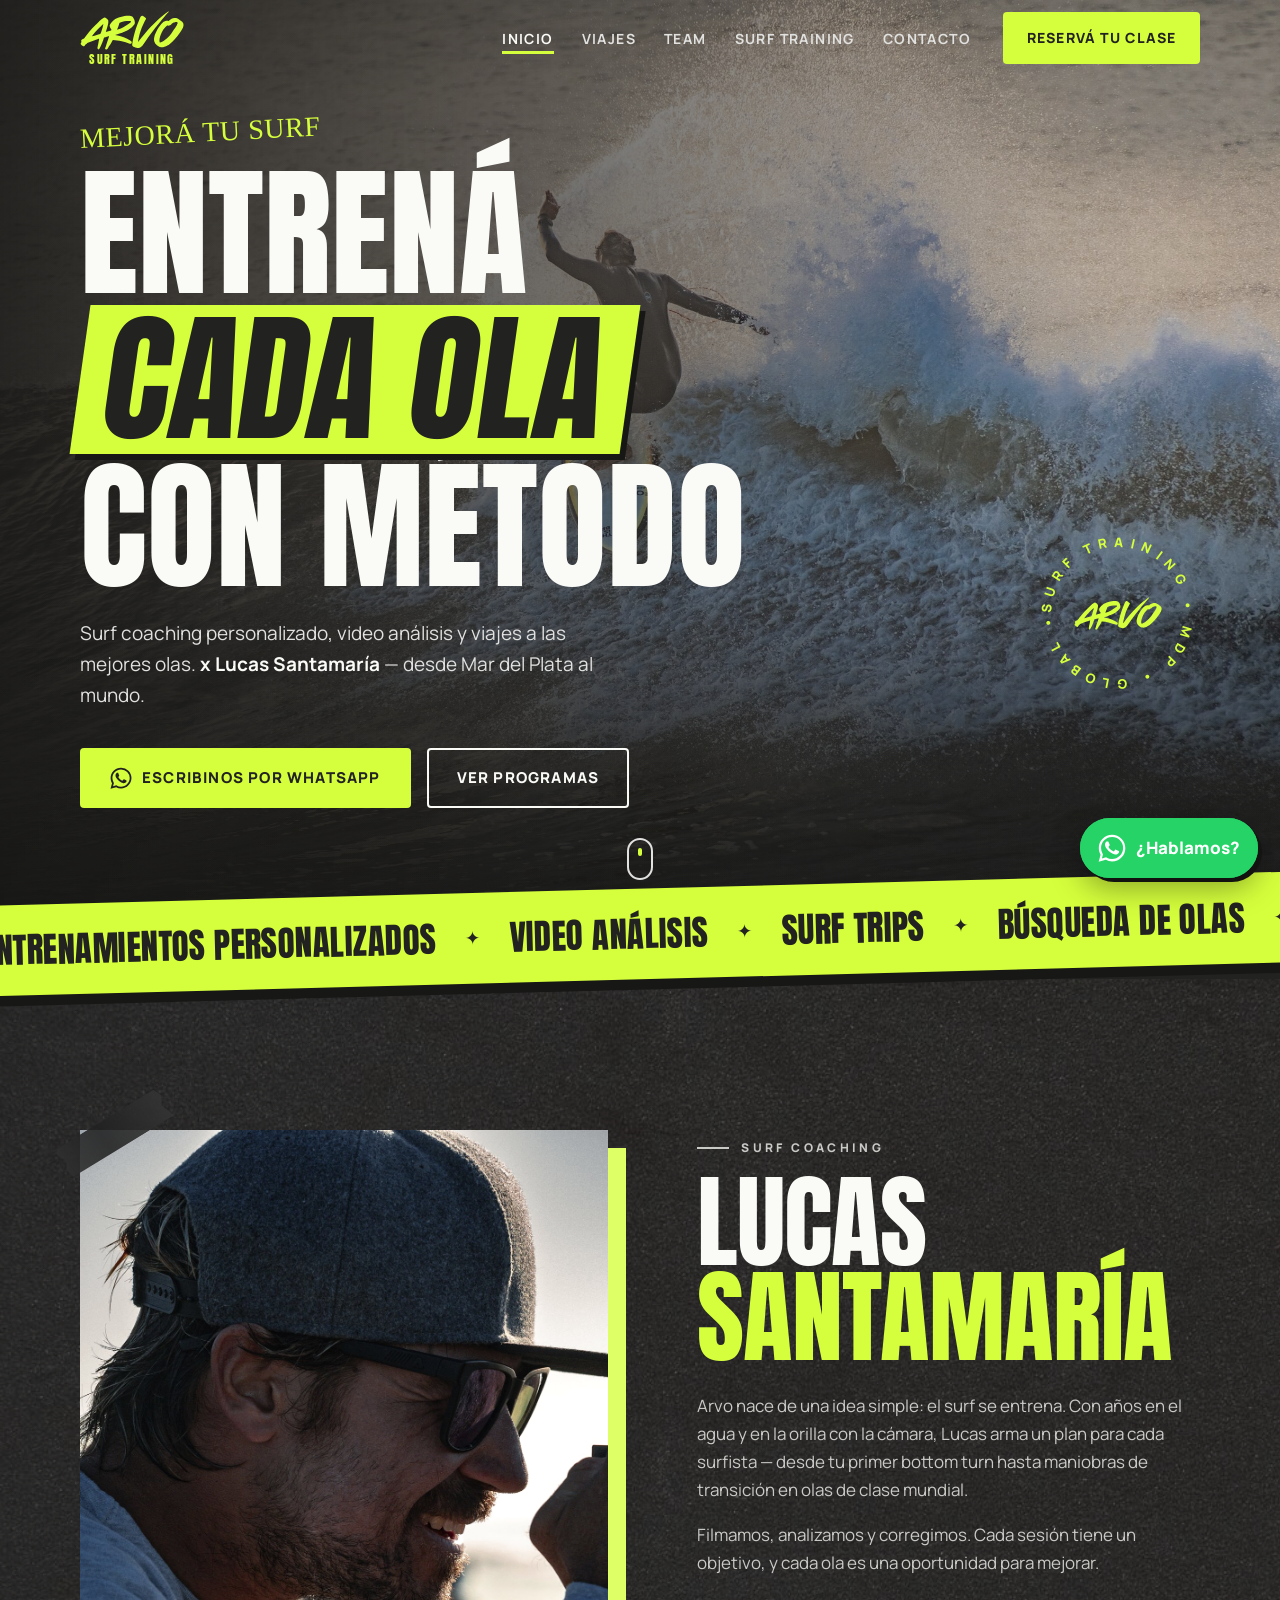
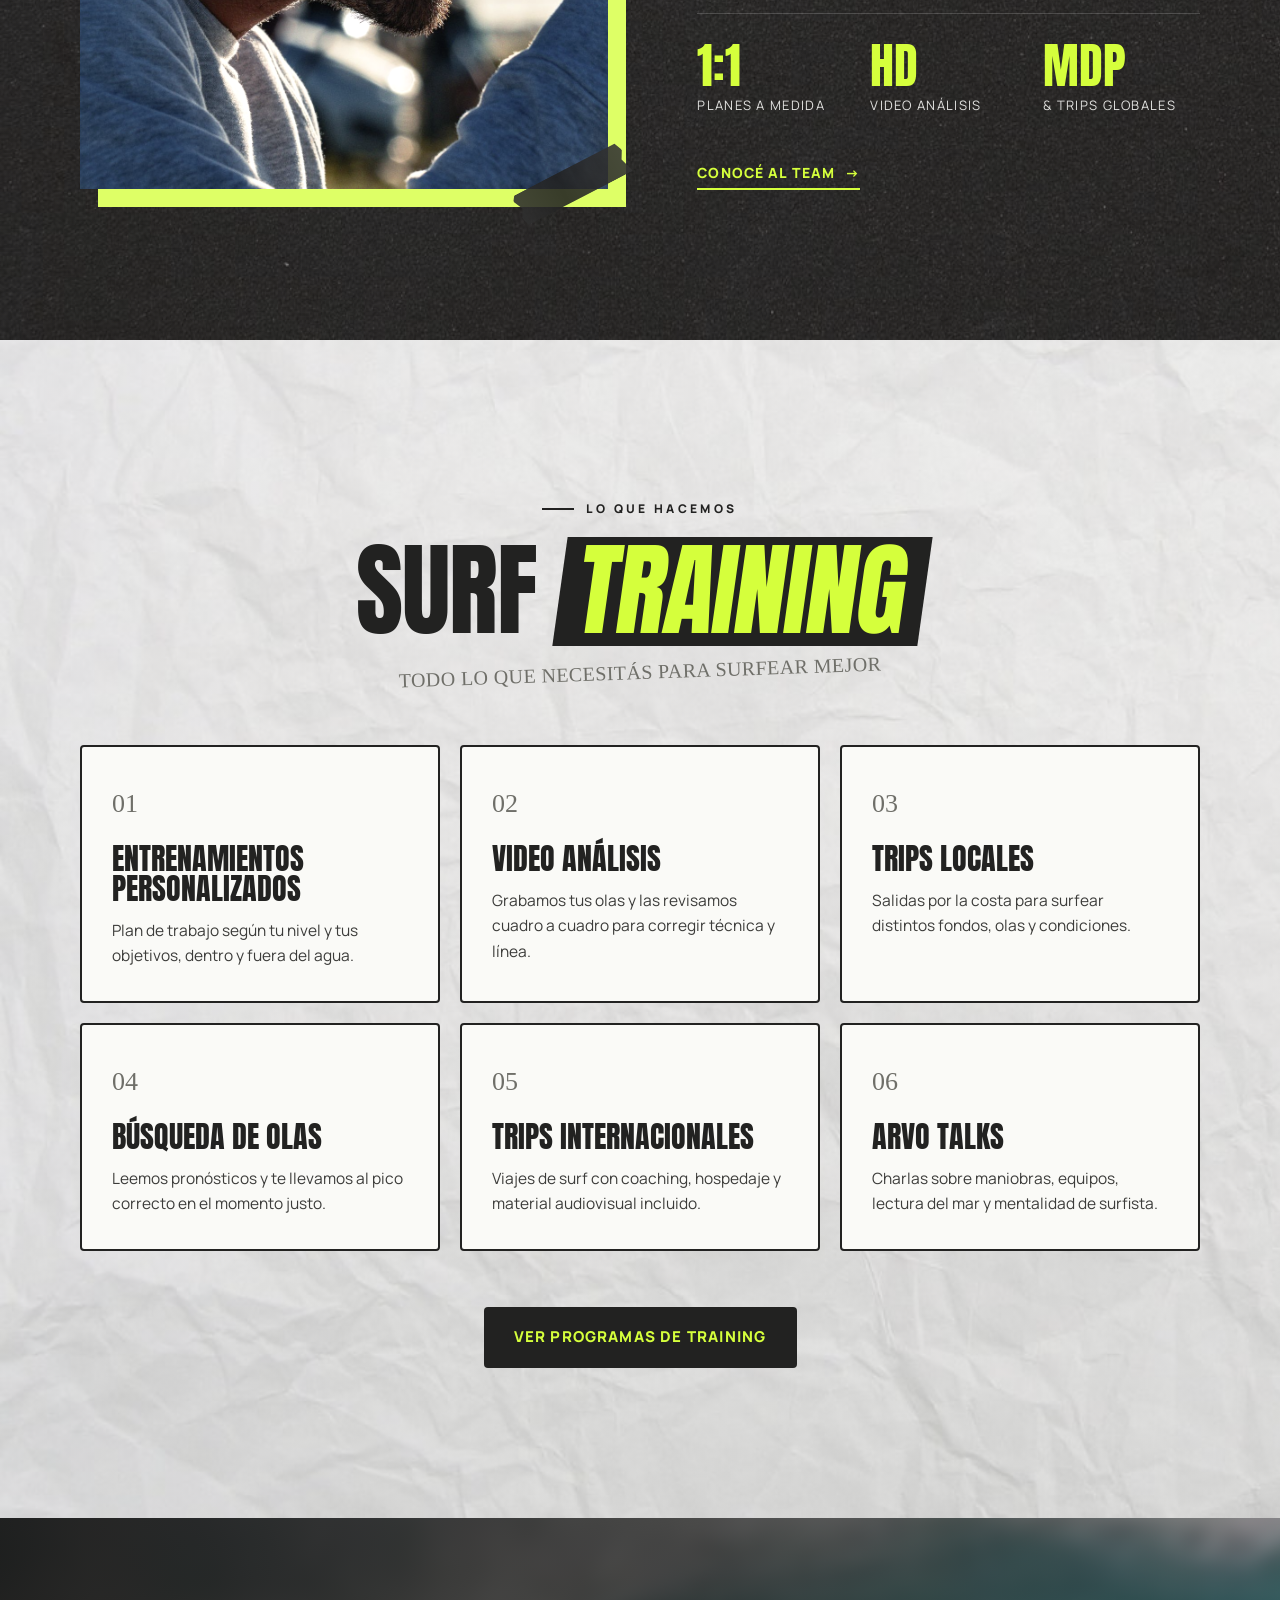
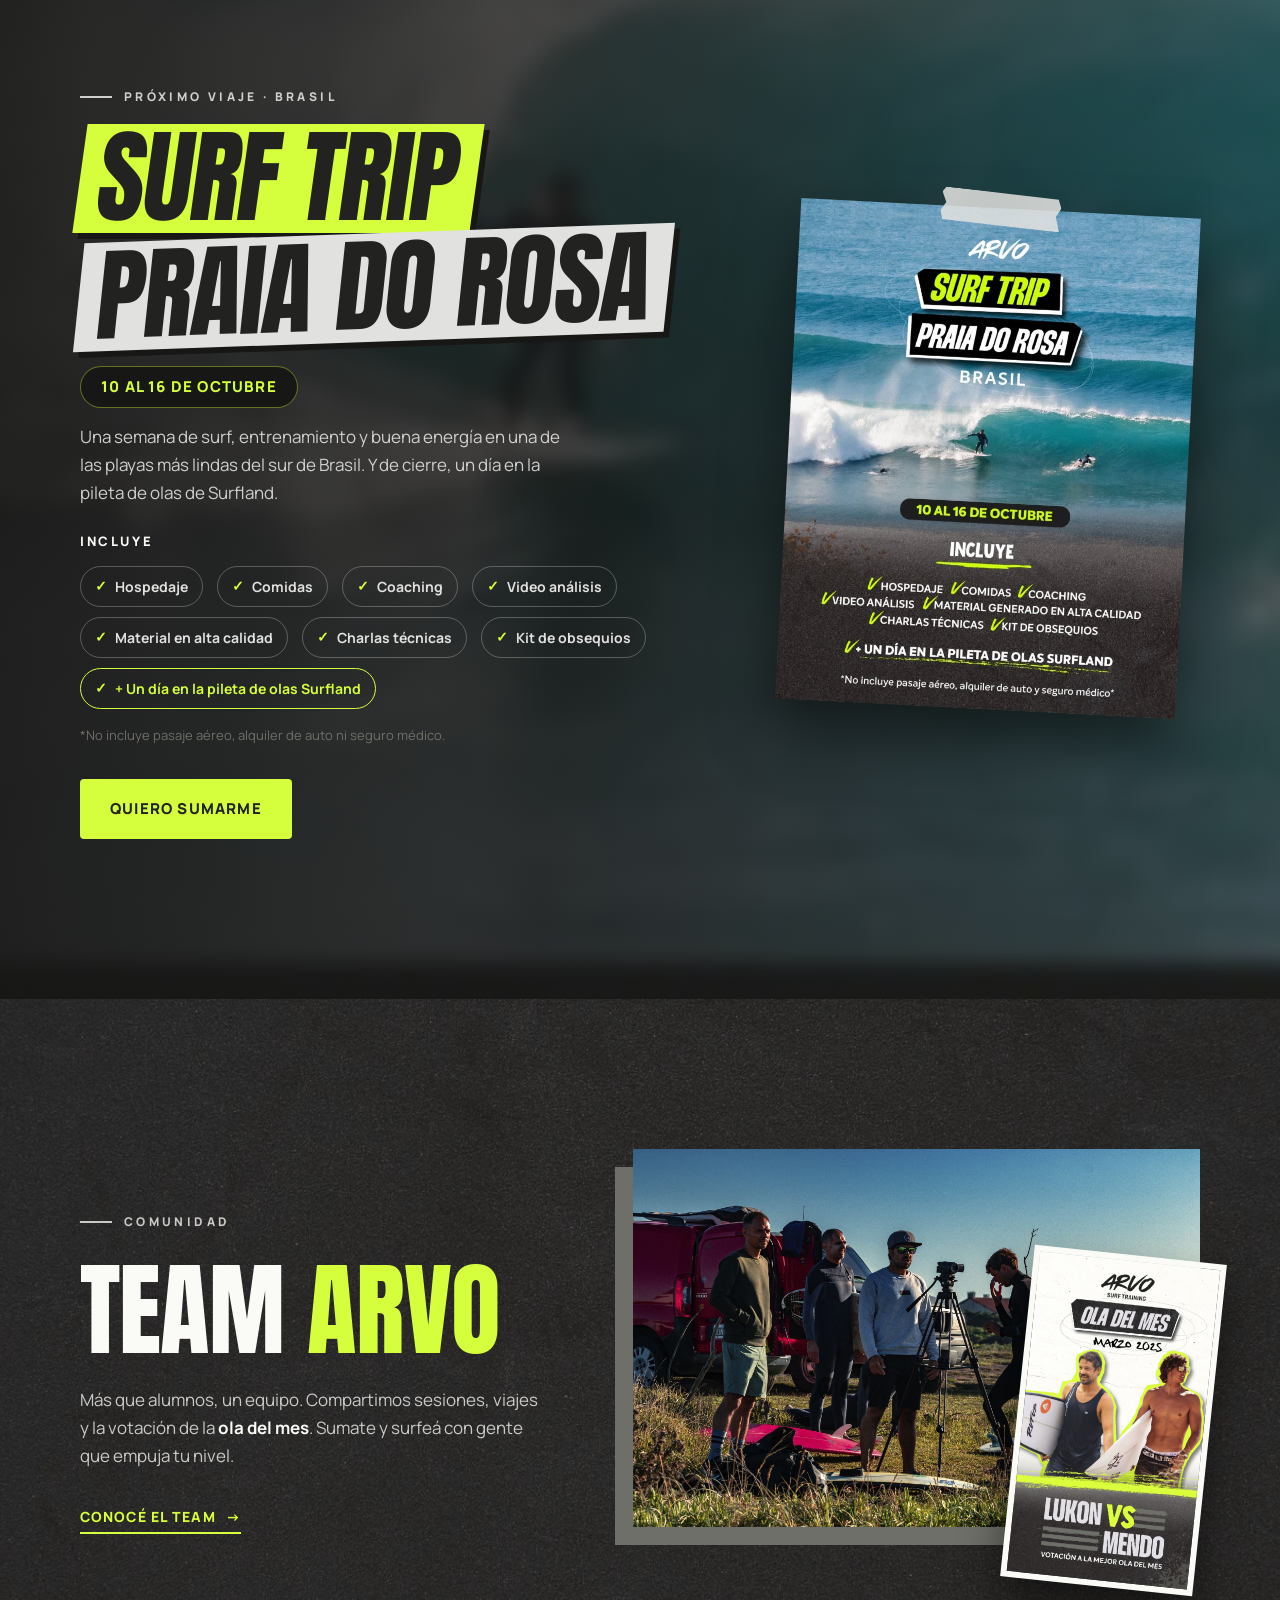
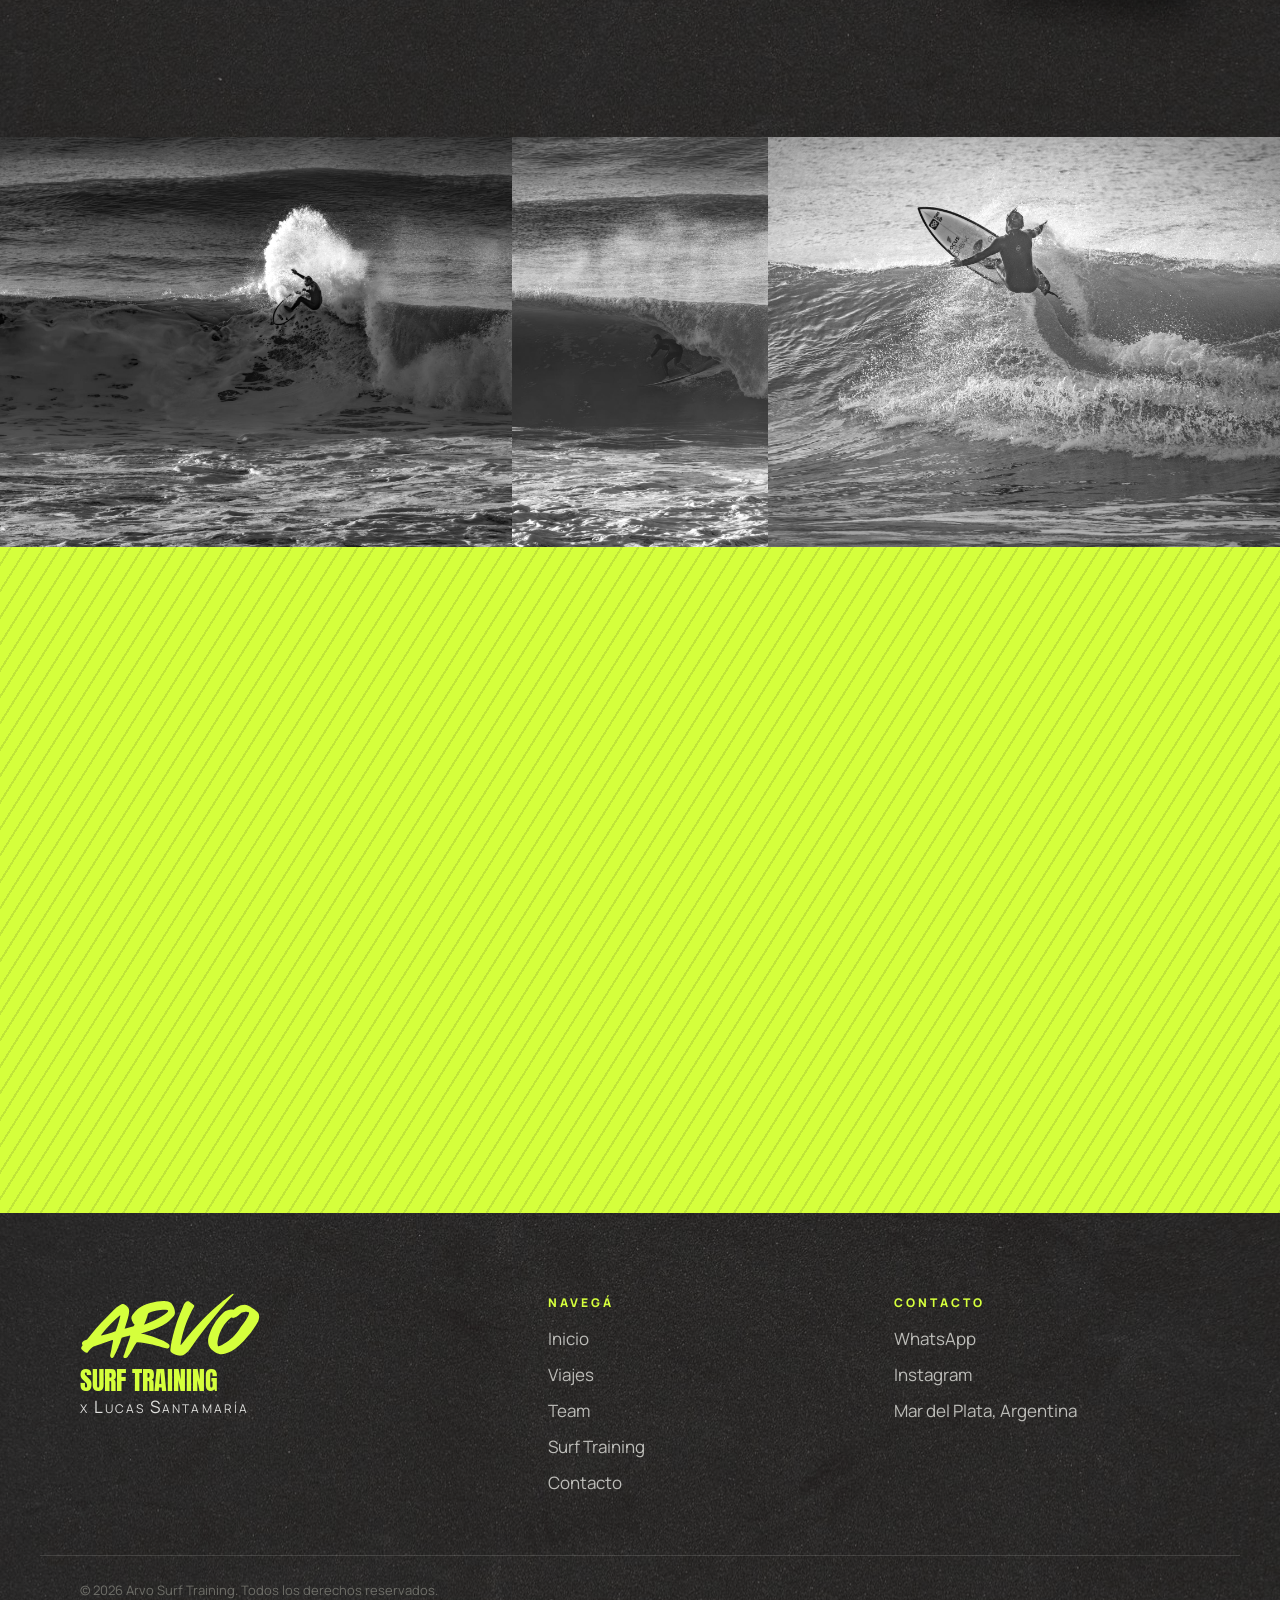
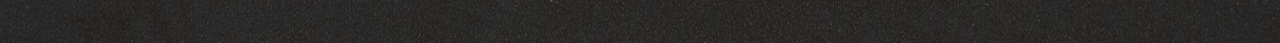
<file: index.html>
<!DOCTYPE html>
<html lang="es">
<head>
  <meta charset="UTF-8">
  <meta name="viewport" content="width=device-width, initial-scale=1.0">
  <title>Arvo Surf Training | x Lucas Santamaría</title>
  <meta name="description" content="Arvo Surf Training: entrenamientos personalizados, video análisis y surf trips con Lucas Santamaría. Mar del Plata y el mundo.">
  <meta name="theme-color" content="#222221">
  <link rel="icon" href="assets/arvo-wordmark.svg" type="image/svg+xml">
  <link rel="preconnect" href="https://fonts.googleapis.com">
  <link rel="preconnect" href="https://fonts.gstatic.com" crossorigin>
  <link href="https://fonts.googleapis.com/css2?family=Anton&family=Manrope:wght@400;500;700;800&family=Permanent+Marker&display=swap" rel="stylesheet">
  <link rel="stylesheet" href="css/styles.css?v=3">
</head>
<body>

  <!-- ===== HEADER ===== -->
  <header class="header" id="header">
    <div class="container header__inner">
      <a href="index.html" class="logo" aria-label="Arvo Surf Training - Inicio">
        <img src="assets/arvo-wordmark.svg" alt="" class="logo__mark">
        <span class="logo__sub">Surf Training</span>
      </a>

      <nav class="nav" id="nav" aria-label="Principal">
        <ul class="nav__list">
          <li><a href="index.html" class="nav__link is-active" aria-current="page">Inicio</a></li>
          <li><a href="viajes.html" class="nav__link">Viajes</a></li>
          <li><a href="team.html" class="nav__link">Team</a></li>
          <li><a href="surf-training.html" class="nav__link">Surf Training</a></li>
          <li><a href="contacto.html" class="nav__link">Contacto</a></li>
        </ul>
        <a href="#" class="btn btn--lime nav__cta js-whatsapp">Reservá tu clase</a>
      </nav>

      <button class="burger" id="burger" aria-label="Abrir menú" aria-expanded="false" aria-controls="nav">
        <span></span><span></span><span></span>
      </button>
    </div>
  </header>

  <main>
    <!-- ===== HERO ===== -->
    <section class="hero">
      <picture class="hero__bg">
        <img src="assets/web/img-p07-11892.jpg" alt="Surfista en el aire sobre una ola en Mar del Plata">
      </picture>
      <div class="hero__overlay"></div>

      <div class="container hero__content">
        <p class="hand hero__kicker">Mejorá tu surf</p>
        <h1 class="hero__title">
          Entrená<br>
          <span class="tag-lime">cada ola</span><br>
          con método
        </h1>
        <p class="hero__lead">
          Surf coaching personalizado, video análisis y viajes a las mejores olas.
          <strong>x Lucas Santamaría</strong> — desde Mar del Plata al mundo.
        </p>
        <div class="hero__actions">
          <a href="#" class="btn btn--lime btn--lg js-whatsapp">
            <svg class="icon" aria-hidden="true"><use href="#i-whatsapp"/></svg>
            Escribinos por WhatsApp
          </a>
          <a href="#servicios" class="btn btn--ghost btn--lg">Ver programas</a>
        </div>
      </div>

      <div class="hero__badge" aria-hidden="true">
        <svg viewBox="0 0 200 200" class="badge-ring">
          <defs><path id="circle" d="M100,100 m-78,0 a78,78 0 1,1 156,0 a78,78 0 1,1 -156,0"/></defs>
          <text><textPath href="#circle" textLength="486" lengthAdjust="spacing">SURF TRAINING • MDP • GLOBAL •</textPath></text>
        </svg>
        <img src="assets/arvo-wordmark.svg" alt="" class="badge-mark">
      </div>

      <a href="#marquee" class="hero__scroll" aria-label="Bajar">
        <span></span>
      </a>
    </section>

    <!-- ===== MARQUEE ===== -->
    <div class="marquee" id="marquee" aria-hidden="true">
      <div class="marquee__track">
        <span>Entrenamientos personalizados</span><i>✦</i>
        <span>Video análisis</span><i>✦</i>
        <span>Surf trips</span><i>✦</i>
        <span>Búsqueda de olas</span><i>✦</i>
        <span>Arvo Talks</span><i>✦</i>
        <span>Entrenamientos personalizados</span><i>✦</i>
        <span>Video análisis</span><i>✦</i>
        <span>Surf trips</span><i>✦</i>
        <span>Búsqueda de olas</span><i>✦</i>
        <span>Arvo Talks</span><i>✦</i>
      </div>
    </div>

    <!-- ===== COACH ===== -->
    <section class="section coach texture-dark">
      <div class="container coach__grid">
        <div class="coach__media reveal">
          <span class="tape tape--tl" aria-hidden="true"></span>
          <img src="assets/web/img-p09-11961.jpg" alt="Lucas Santamaría filmando una sesión de surf" loading="lazy">
          <span class="tape tape--br" aria-hidden="true"></span>
        </div>

        <div class="coach__text reveal">
          <p class="eyebrow">Surf coaching</p>
          <h2 class="title">Lucas<br><span class="lime">Santamaría</span></h2>
          <p>
            Arvo nace de una idea simple: el surf se entrena. Con años en el agua y en la
            orilla con la cámara, Lucas arma un plan para cada surfista — desde tu primer
            bottom turn hasta maniobras de transición en olas de clase mundial.
          </p>
          <p>
            Filmamos, analizamos y corregimos. Cada sesión tiene un objetivo, y cada ola
            es una oportunidad para mejorar.
          </p>
          <ul class="stats">
            <li><strong>1:1</strong><span>Planes a medida</span></li>
            <li><strong>HD</strong><span>Video análisis</span></li>
            <li><strong>MDP</strong><span>&amp; trips globales</span></li>
          </ul>
          <a href="team.html" class="link-arrow">Conocé al team <span aria-hidden="true">→</span></a>
        </div>
      </div>
    </section>

    <!-- ===== SERVICIOS ===== -->
    <section class="section services texture-light" id="servicios">
      <div class="container">
        <div class="section__head reveal">
          <p class="eyebrow eyebrow--dark">Lo que hacemos</p>
          <h2 class="title title--dark">Surf <span class="tag-dark">training</span></h2>
          <p class="hand section__note">todo lo que necesitás para surfear mejor</p>
        </div>

        <div class="cards">
          <article class="card reveal">
            <span class="card__num">01</span>
            <h3>Entrenamientos personalizados</h3>
            <p>Plan de trabajo según tu nivel y tus objetivos, dentro y fuera del agua.</p>
          </article>
          <article class="card reveal">
            <span class="card__num">02</span>
            <h3>Video análisis</h3>
            <p>Grabamos tus olas y las revisamos cuadro a cuadro para corregir técnica y línea.</p>
          </article>
          <article class="card reveal">
            <span class="card__num">03</span>
            <h3>Trips locales</h3>
            <p>Salidas por la costa para surfear distintos fondos, olas y condiciones.</p>
          </article>
          <article class="card reveal">
            <span class="card__num">04</span>
            <h3>Búsqueda de olas</h3>
            <p>Leemos pronósticos y te llevamos al pico correcto en el momento justo.</p>
          </article>
          <article class="card reveal">
            <span class="card__num">05</span>
            <h3>Trips internacionales</h3>
            <p>Viajes de surf con coaching, hospedaje y material audiovisual incluido.</p>
          </article>
          <article class="card reveal">
            <span class="card__num">06</span>
            <h3>Arvo Talks</h3>
            <p>Charlas sobre maniobras, equipos, lectura del mar y mentalidad de surfista.</p>
          </article>
        </div>

        <div class="center reveal">
          <a href="surf-training.html" class="btn btn--dark btn--lg">Ver programas de training</a>
        </div>
      </div>
    </section>

    <!-- ===== VIAJES ===== -->
    <section class="trip">
      <img class="trip__bg" src="assets/web/trip-praia-do-rosa-ola.jpg" alt="" loading="lazy">
      <div class="trip__overlay"></div>
      <div class="container trip__grid">
        <div class="trip__text reveal">
          <p class="eyebrow">Próximo viaje · Brasil</p>
          <h2 class="title">
            <span class="tag-lime">Surf trip</span><br>
            <span class="tag-outline tag-outline--tilt">Praia do Rosa</span>
          </h2>
          <p class="trip__date">10 al 16 de octubre</p>
          <p>Una semana de surf, entrenamiento y buena energía en una de las playas más lindas del sur de Brasil. Y de cierre, un día en la pileta de olas de Surfland.</p>
          <p class="trip__includes-title">Incluye</p>
          <ul class="checks">
            <li>Hospedaje</li>
            <li>Comidas</li>
            <li>Coaching</li>
            <li>Video análisis</li>
            <li>Material en alta calidad</li>
            <li>Charlas técnicas</li>
            <li>Kit de obsequios</li>
            <li class="checks__highlight">+ Un día en la pileta de olas Surfland</li>
          </ul>
          <p class="trip__note">*No incluye pasaje aéreo, alquiler de auto ni seguro médico.</p>
          <a href="#" class="btn btn--lime btn--lg js-whatsapp">Quiero sumarme</a>
        </div>
        <div class="trip__poster reveal">
          <span class="tape tape--top" aria-hidden="true"></span>
          <img src="assets/web/trip-praia-do-rosa.webp" alt="Afiche Surf Trip Praia do Rosa, Brasil, del 10 al 16 de octubre" loading="lazy">
        </div>
      </div>
    </section>

    <!-- ===== TEAM ===== -->
    <section class="section team texture-dark">
      <div class="container team__grid">
        <div class="team__text reveal">
          <p class="eyebrow">Comunidad</p>
          <h2 class="title">Team <span class="lime">Arvo</span></h2>
          <p>
            Más que alumnos, un equipo. Compartimos sesiones, viajes y la votación de la
            <strong>ola del mes</strong>. Sumate y surfeá con gente que empuja tu nivel.
          </p>
          <a href="team.html" class="link-arrow">Conocé el team <span aria-hidden="true">→</span></a>
        </div>
        <div class="team__media reveal">
          <img src="assets/web/img-p11-11881.jpg" alt="El equipo de Arvo preparando la filmación en la costa" loading="lazy">
          <div class="team__sticker">
            <img src="assets/web/img-p22-91.jpg" alt="Ola del mes: Lukon vs Mendo" loading="lazy">
          </div>
        </div>
      </div>
    </section>

    <!-- ===== GALERÍA ===== -->
    <section class="gallery" aria-label="Galería">
      <figure class="gallery__item gallery__item--wide"><img src="assets/web/img-p01-11949.jpg" alt="Maniobra con spray en ola de Mar del Plata" loading="lazy"></figure>
      <figure class="gallery__item"><img src="assets/web/img-p21-82.jpg" alt="Surfista corriendo una ola tubular" loading="lazy"></figure>
      <figure class="gallery__item gallery__item--wide"><img src="assets/web/img-p23-104.jpg" alt="Surfista en la ola al atardecer" loading="lazy"></figure>
    </section>

    <!-- ===== CTA ===== -->
    <section class="cta">
      <div class="container cta__inner reveal">
        <p class="hand cta__kicker">¿Listo para entrar al agua?</p>
        <h2 class="cta__title">Tu próxima ola<br>empieza <span class="tag-dark">acá</span></h2>
        <a href="#" class="btn btn--dark btn--lg js-whatsapp">
          <svg class="icon" aria-hidden="true"><use href="#i-whatsapp"/></svg>
          Hablemos por WhatsApp
        </a>
      </div>
    </section>
  </main>

  <!-- ===== FOOTER ===== -->
  <footer class="footer texture-dark">
    <div class="container footer__grid">
      <div class="footer__brand">
        <img src="assets/arvo-wordmark.svg" alt="Arvo" class="footer__logo">
        <p class="footer__lockup">Surf Training</p>
        <p class="footer__by">x Lucas Santamaría</p>
      </div>
      <nav aria-label="Pie de página">
        <p class="footer__title">Navegá</p>
        <ul>
          <li><a href="index.html">Inicio</a></li>
          <li><a href="viajes.html">Viajes</a></li>
          <li><a href="team.html">Team</a></li>
          <li><a href="surf-training.html">Surf Training</a></li>
          <li><a href="contacto.html">Contacto</a></li>
        </ul>
      </nav>
      <div>
        <p class="footer__title">Contacto</p>
        <ul>
          <li><a href="#" class="js-whatsapp">WhatsApp</a></li>
          <li><a href="https://www.instagram.com/arvo_surftraining/" target="_blank" rel="noopener">Instagram</a></li>
          <li>Mar del Plata, Argentina</li>
        </ul>
      </div>
    </div>
    <div class="container footer__bottom">
      <p>© <span id="year"></span> Arvo Surf Training. Todos los derechos reservados.</p>
    </div>
  </footer>

  <!-- ===== WHATSAPP FLOTANTE ===== -->
  <a href="#" class="wa-float js-whatsapp" aria-label="Chatear por WhatsApp">
    <svg class="icon" aria-hidden="true"><use href="#i-whatsapp"/></svg>
    <span class="wa-float__label">¿Hablamos?</span>
  </a>

  <!-- Iconos -->
  <svg width="0" height="0" style="position:absolute" aria-hidden="true">
    <symbol id="i-whatsapp" viewBox="0 0 24 24">
      <path fill="currentColor" d="M17.47 14.38c-.3-.15-1.76-.87-2.03-.97-.27-.1-.47-.15-.67.15-.2.3-.77.97-.94 1.17-.17.2-.35.22-.64.07-.3-.15-1.26-.46-2.4-1.48-.89-.79-1.49-1.77-1.66-2.07-.17-.3-.02-.46.13-.61.13-.13.3-.35.45-.52.15-.17.2-.3.3-.5.1-.2.05-.37-.02-.52-.08-.15-.67-1.62-.92-2.22-.24-.58-.49-.5-.67-.51h-.57c-.2 0-.52.07-.79.37-.27.3-1.04 1.02-1.04 2.48s1.07 2.88 1.21 3.08c.15.2 2.1 3.2 5.08 4.49.71.31 1.26.49 1.69.63.71.23 1.36.2 1.87.12.57-.09 1.76-.72 2.01-1.41.25-.7.25-1.29.17-1.41-.07-.12-.27-.2-.57-.35zM12.05 21.5h-.01a9.4 9.4 0 0 1-4.8-1.32l-.34-.2-3.57.94.95-3.48-.22-.36a9.4 9.4 0 0 1-1.44-5.02c0-5.2 4.24-9.44 9.45-9.44a9.4 9.4 0 0 1 9.44 9.45c0 5.2-4.24 9.43-9.46 9.43zm8.04-17.47A11.3 11.3 0 0 0 12.05.7C5.78.7.68 5.8.68 12.06c0 2 .52 3.96 1.52 5.68L.58 23.7l6.1-1.6a11.3 11.3 0 0 0 5.37 1.37h.01c6.26 0 11.36-5.1 11.37-11.36 0-3.04-1.18-5.89-3.34-8.04z"/>
    </symbol>
    <symbol id="i-instagram" viewBox="0 0 24 24">
      <path fill="none" stroke="currentColor" stroke-width="2" d="M7 2.5h10A4.5 4.5 0 0 1 21.5 7v10a4.5 4.5 0 0 1-4.5 4.5H7A4.5 4.5 0 0 1 2.5 17V7A4.5 4.5 0 0 1 7 2.5zM12 16.2a4.2 4.2 0 1 0 0-8.4 4.2 4.2 0 0 0 0 8.4zM17.6 6.4h.01"/>
    </symbol>
    <symbol id="i-pin" viewBox="0 0 24 24">
      <path fill="none" stroke="currentColor" stroke-width="2" stroke-linejoin="round" d="M12 21.5s-7-6.1-7-11.8a7 7 0 0 1 14 0c0 5.7-7 11.8-7 11.8zM12 12.4a2.7 2.7 0 1 0 0-5.4 2.7 2.7 0 0 0 0 5.4z"/>
    </symbol>
  </svg>

  <script src="js/main.js?v=3"></script>
</body>
</html>
</file>
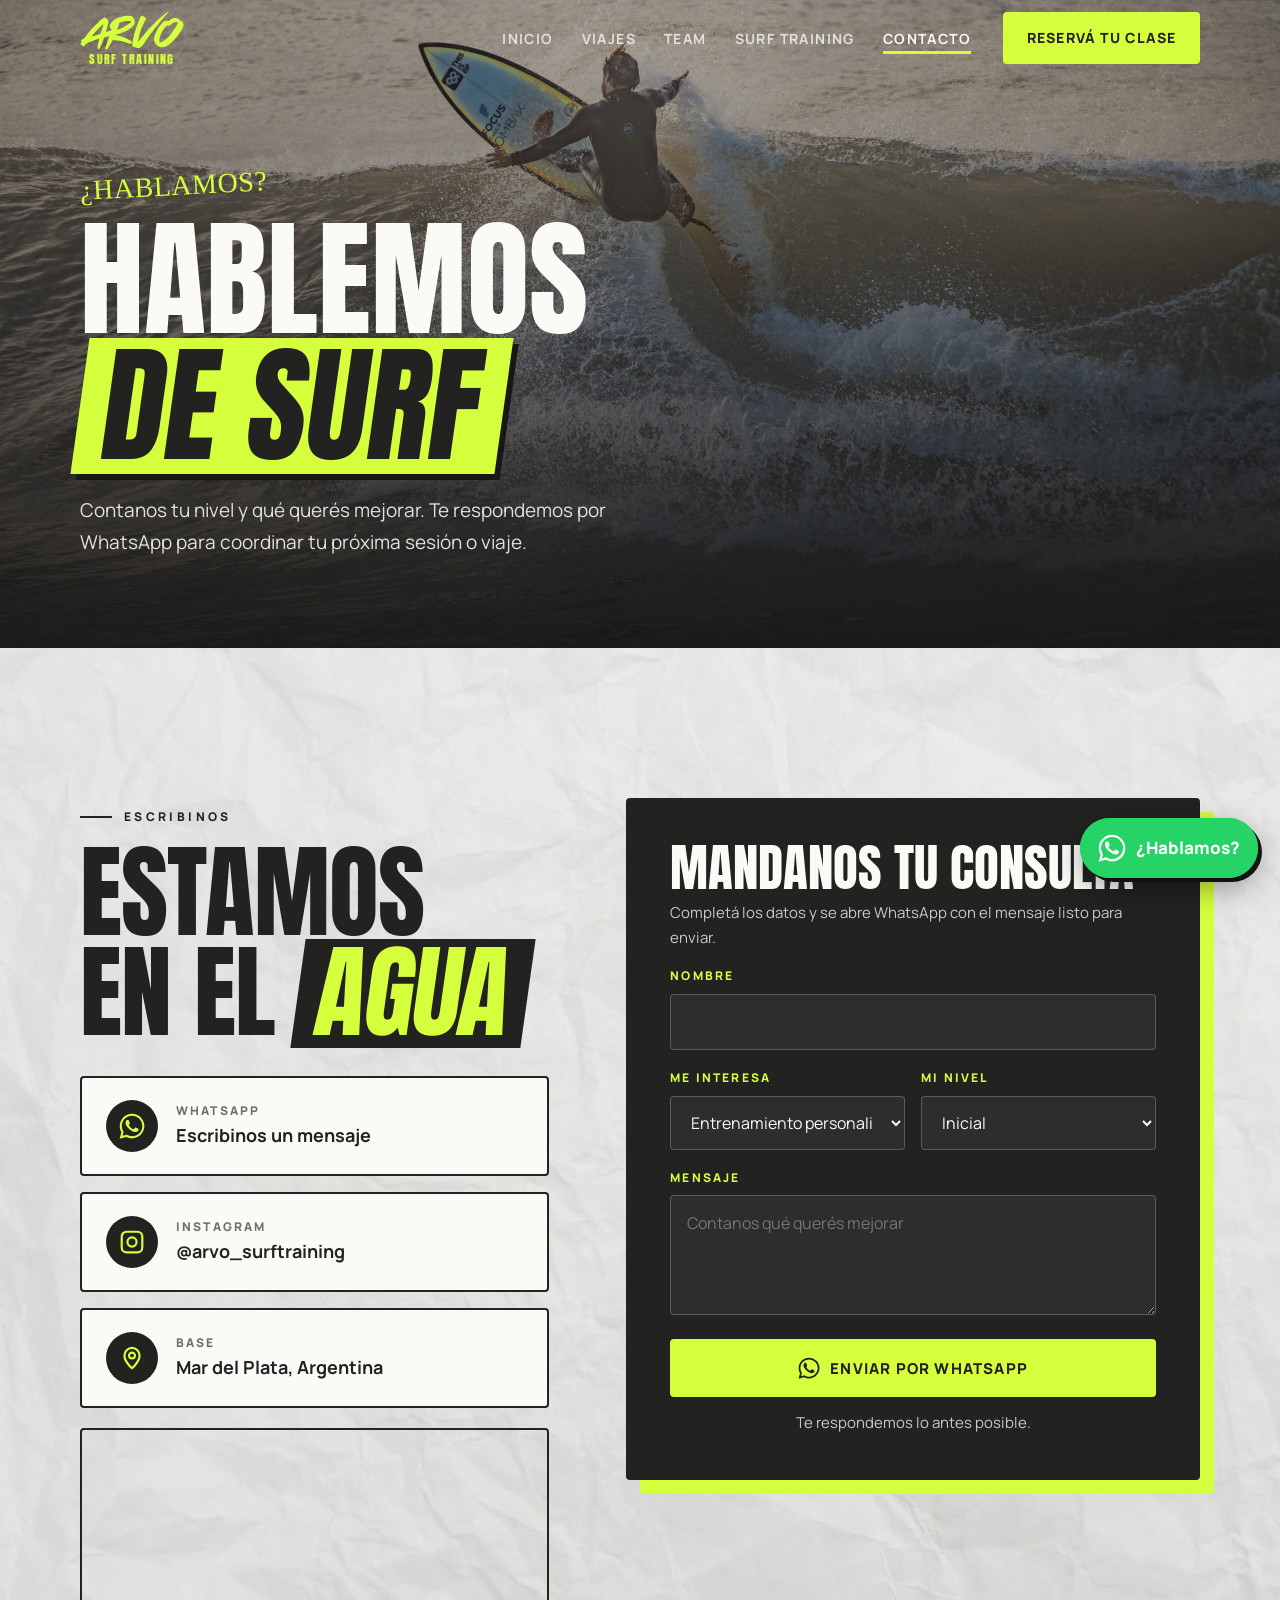
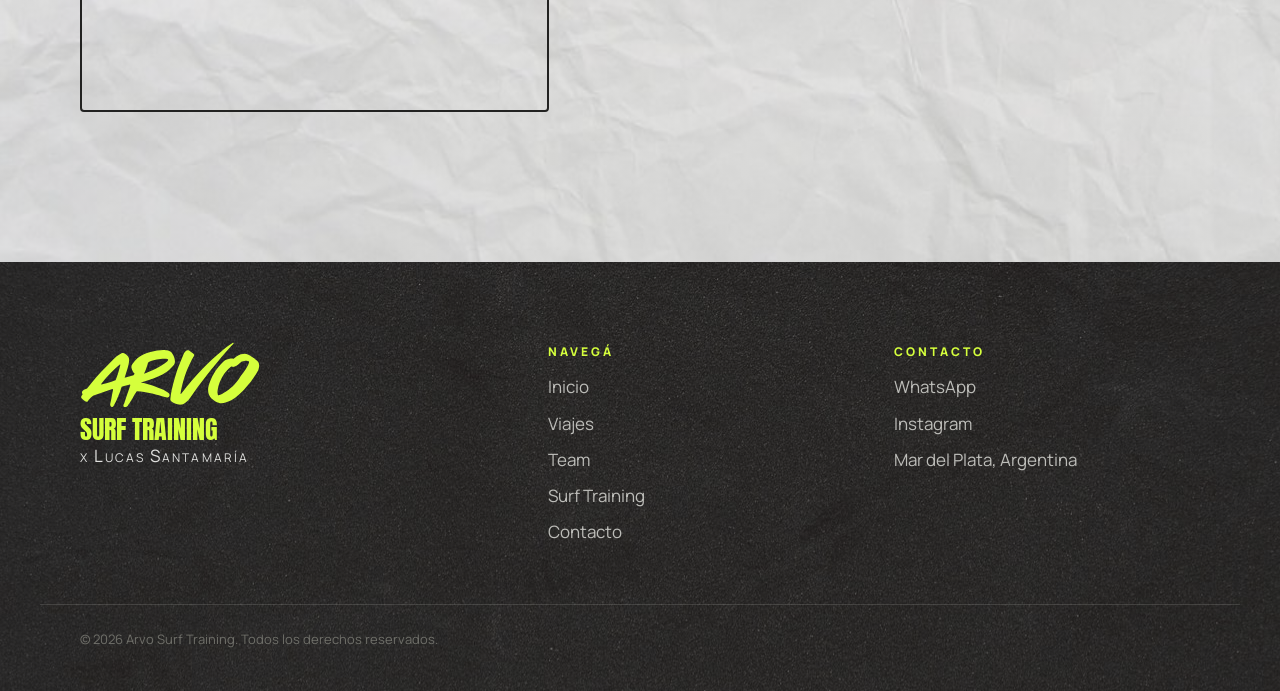
<file: contacto.html>
<!DOCTYPE html>
<html lang="es">
<head>
  <meta charset="UTF-8">
  <meta name="viewport" content="width=device-width, initial-scale=1.0">
  <title>Contacto | Arvo Surf Training</title>
  <meta name="description" content="Contactá a Arvo Surf Training por WhatsApp o Instagram. Clases de surf y surf trips desde Mar del Plata.">
  <meta name="theme-color" content="#222221">
  <link rel="icon" href="assets/arvo-wordmark.svg" type="image/svg+xml">
  <link rel="preconnect" href="https://fonts.googleapis.com">
  <link rel="preconnect" href="https://fonts.gstatic.com" crossorigin>
  <link href="https://fonts.googleapis.com/css2?family=Anton&family=Manrope:wght@400;500;700;800&family=Permanent+Marker&display=swap" rel="stylesheet">
  <link rel="stylesheet" href="css/styles.css?v=3">
</head>
<body>

  <!-- ===== HEADER ===== -->
  <header class="header" id="header">
    <div class="container header__inner">
      <a href="index.html" class="logo" aria-label="Arvo Surf Training - Inicio">
        <img src="assets/arvo-wordmark.svg" alt="" class="logo__mark">
        <span class="logo__sub">Surf Training</span>
      </a>

      <nav class="nav" id="nav" aria-label="Principal">
        <ul class="nav__list">
          <li><a href="index.html" class="nav__link">Inicio</a></li>
          <li><a href="viajes.html" class="nav__link">Viajes</a></li>
          <li><a href="team.html" class="nav__link">Team</a></li>
          <li><a href="surf-training.html" class="nav__link">Surf Training</a></li>
          <li><a href="contacto.html" class="nav__link is-active" aria-current="page">Contacto</a></li>
        </ul>
        <a href="#" class="btn btn--lime nav__cta js-whatsapp">Reservá tu clase</a>
      </nav>

      <button class="burger" id="burger" aria-label="Abrir menú" aria-expanded="false" aria-controls="nav">
        <span></span><span></span><span></span>
      </button>
    </div>
  </header>

  <main>
    <section class="page-hero">
      <img class="page-hero__bg" src="assets/web/img-p23-104.jpg" alt="" style="object-position:center 50%">
      <div class="container page-hero__content">
        <p class="hand">¿Hablamos?</p>
        <h1 class="page-hero__title">Hablemos<br><span class="tag-lime">de surf</span></h1>
        <p class="page-hero__lead">Contanos tu nivel y qué querés mejorar. Te respondemos por WhatsApp para coordinar tu próxima sesión o viaje.</p>
      </div>
    </section>

    <section class="section texture-light">
      <div class="container contact-grid">
        <div class="reveal">
          <p class="eyebrow eyebrow--dark">Escribinos</p>
          <h2 class="title title--dark">Estamos<br>en el <span class="tag-dark">agua</span></h2>
          <div class="contact-cards">
            <a href="#" class="contact-card js-whatsapp">
              <span class="contact-card__icon"><svg aria-hidden="true"><use href="#i-whatsapp"/></svg></span>
              <span><small>WhatsApp</small><strong>Escribinos un mensaje</strong></span>
            </a>
            <a href="https://www.instagram.com/arvo_surftraining/" target="_blank" rel="noopener" class="contact-card">
              <span class="contact-card__icon"><svg aria-hidden="true"><use href="#i-instagram"/></svg></span>
              <span><small>Instagram</small><strong>@arvo_surftraining</strong></span>
            </a>
            <div class="contact-card">
              <span class="contact-card__icon"><svg aria-hidden="true"><use href="#i-pin"/></svg></span>
              <span><small>Base</small><strong>Mar del Plata, Argentina</strong></span>
            </div>
          </div>
          <div class="map">
            <iframe title="Mapa de Mar del Plata" src="https://maps.google.com/maps?q=Mar%20del%20Plata&z=11&output=embed" loading="lazy" referrerpolicy="no-referrer-when-downgrade"></iframe>
          </div>
        </div>

        <form class="form reveal" id="contact-form">
          <h2>Mandanos tu consulta</h2>
          <p>Completá los datos y se abre WhatsApp con el mensaje listo para enviar.</p>
          <div class="field">
            <label for="nombre">Nombre</label>
            <input id="nombre" name="nombre" type="text" autocomplete="name" required>
          </div>
          <div class="form__row">
            <div class="field">
              <label for="interes">Me interesa</label>
              <select id="interes" name="interes">
                <option>Entrenamiento personalizado</option>
                <option>Video análisis</option>
                <option>Surf trip Praia do Rosa</option>
                <option>Otros viajes</option>
                <option>Arvo Talks</option>
              </select>
            </div>
            <div class="field">
              <label for="nivel">Mi nivel</label>
              <select id="nivel" name="nivel">
                <option>Inicial</option>
                <option>Intermedio</option>
                <option>Avanzado</option>
              </select>
            </div>
          </div>
          <div class="field">
            <label for="mensaje">Mensaje</label>
            <textarea id="mensaje" name="mensaje" placeholder="Contanos qué querés mejorar"></textarea>
          </div>
          <button type="submit" class="btn btn--lime btn--lg">
            <svg class="icon" aria-hidden="true"><use href="#i-whatsapp"/></svg>
            Enviar por WhatsApp
          </button>
          <p class="form__hint">Te respondemos lo antes posible.</p>
        </form>
      </div>
    </section>
  </main>

  <!-- ===== FOOTER ===== -->
  <footer class="footer texture-dark">
    <div class="container footer__grid">
      <div class="footer__brand">
        <img src="assets/arvo-wordmark.svg" alt="Arvo" class="footer__logo">
        <p class="footer__lockup">Surf Training</p>
        <p class="footer__by">x Lucas Santamaría</p>
      </div>
      <nav aria-label="Pie de página">
        <p class="footer__title">Navegá</p>
        <ul>
          <li><a href="index.html">Inicio</a></li>
          <li><a href="viajes.html">Viajes</a></li>
          <li><a href="team.html">Team</a></li>
          <li><a href="surf-training.html">Surf Training</a></li>
          <li><a href="contacto.html">Contacto</a></li>
        </ul>
      </nav>
      <div>
        <p class="footer__title">Contacto</p>
        <ul>
          <li><a href="#" class="js-whatsapp">WhatsApp</a></li>
          <li><a href="https://www.instagram.com/arvo_surftraining/" target="_blank" rel="noopener">Instagram</a></li>
          <li>Mar del Plata, Argentina</li>
        </ul>
      </div>
    </div>
    <div class="container footer__bottom">
      <p>© <span id="year"></span> Arvo Surf Training. Todos los derechos reservados.</p>
    </div>
  </footer>

  <!-- ===== WHATSAPP FLOTANTE ===== -->
  <a href="#" class="wa-float js-whatsapp" aria-label="Chatear por WhatsApp">
    <svg class="icon" aria-hidden="true"><use href="#i-whatsapp"/></svg>
    <span class="wa-float__label">¿Hablamos?</span>
  </a>

  <!-- Iconos -->
  <svg width="0" height="0" style="position:absolute" aria-hidden="true">
    <symbol id="i-whatsapp" viewBox="0 0 24 24">
      <path fill="currentColor" d="M17.47 14.38c-.3-.15-1.76-.87-2.03-.97-.27-.1-.47-.15-.67.15-.2.3-.77.97-.94 1.17-.17.2-.35.22-.64.07-.3-.15-1.26-.46-2.4-1.48-.89-.79-1.49-1.77-1.66-2.07-.17-.3-.02-.46.13-.61.13-.13.3-.35.45-.52.15-.17.2-.3.3-.5.1-.2.05-.37-.02-.52-.08-.15-.67-1.62-.92-2.22-.24-.58-.49-.5-.67-.51h-.57c-.2 0-.52.07-.79.37-.27.3-1.04 1.02-1.04 2.48s1.07 2.88 1.21 3.08c.15.2 2.1 3.2 5.08 4.49.71.31 1.26.49 1.69.63.71.23 1.36.2 1.87.12.57-.09 1.76-.72 2.01-1.41.25-.7.25-1.29.17-1.41-.07-.12-.27-.2-.57-.35zM12.05 21.5h-.01a9.4 9.4 0 0 1-4.8-1.32l-.34-.2-3.57.94.95-3.48-.22-.36a9.4 9.4 0 0 1-1.44-5.02c0-5.2 4.24-9.44 9.45-9.44a9.4 9.4 0 0 1 9.44 9.45c0 5.2-4.24 9.43-9.46 9.43zm8.04-17.47A11.3 11.3 0 0 0 12.05.7C5.78.7.68 5.8.68 12.06c0 2 .52 3.96 1.52 5.68L.58 23.7l6.1-1.6a11.3 11.3 0 0 0 5.37 1.37h.01c6.26 0 11.36-5.1 11.37-11.36 0-3.04-1.18-5.89-3.34-8.04z"/>
    </symbol>
    <symbol id="i-instagram" viewBox="0 0 24 24">
      <path fill="none" stroke="currentColor" stroke-width="2" d="M7 2.5h10A4.5 4.5 0 0 1 21.5 7v10a4.5 4.5 0 0 1-4.5 4.5H7A4.5 4.5 0 0 1 2.5 17V7A4.5 4.5 0 0 1 7 2.5zM12 16.2a4.2 4.2 0 1 0 0-8.4 4.2 4.2 0 0 0 0 8.4zM17.6 6.4h.01"/>
    </symbol>
    <symbol id="i-pin" viewBox="0 0 24 24">
      <path fill="none" stroke="currentColor" stroke-width="2" stroke-linejoin="round" d="M12 21.5s-7-6.1-7-11.8a7 7 0 0 1 14 0c0 5.7-7 11.8-7 11.8zM12 12.4a2.7 2.7 0 1 0 0-5.4 2.7 2.7 0 0 0 0 5.4z"/>
    </symbol>
  </svg>

  <script src="js/main.js?v=3"></script>
</body>
</html>
</file>
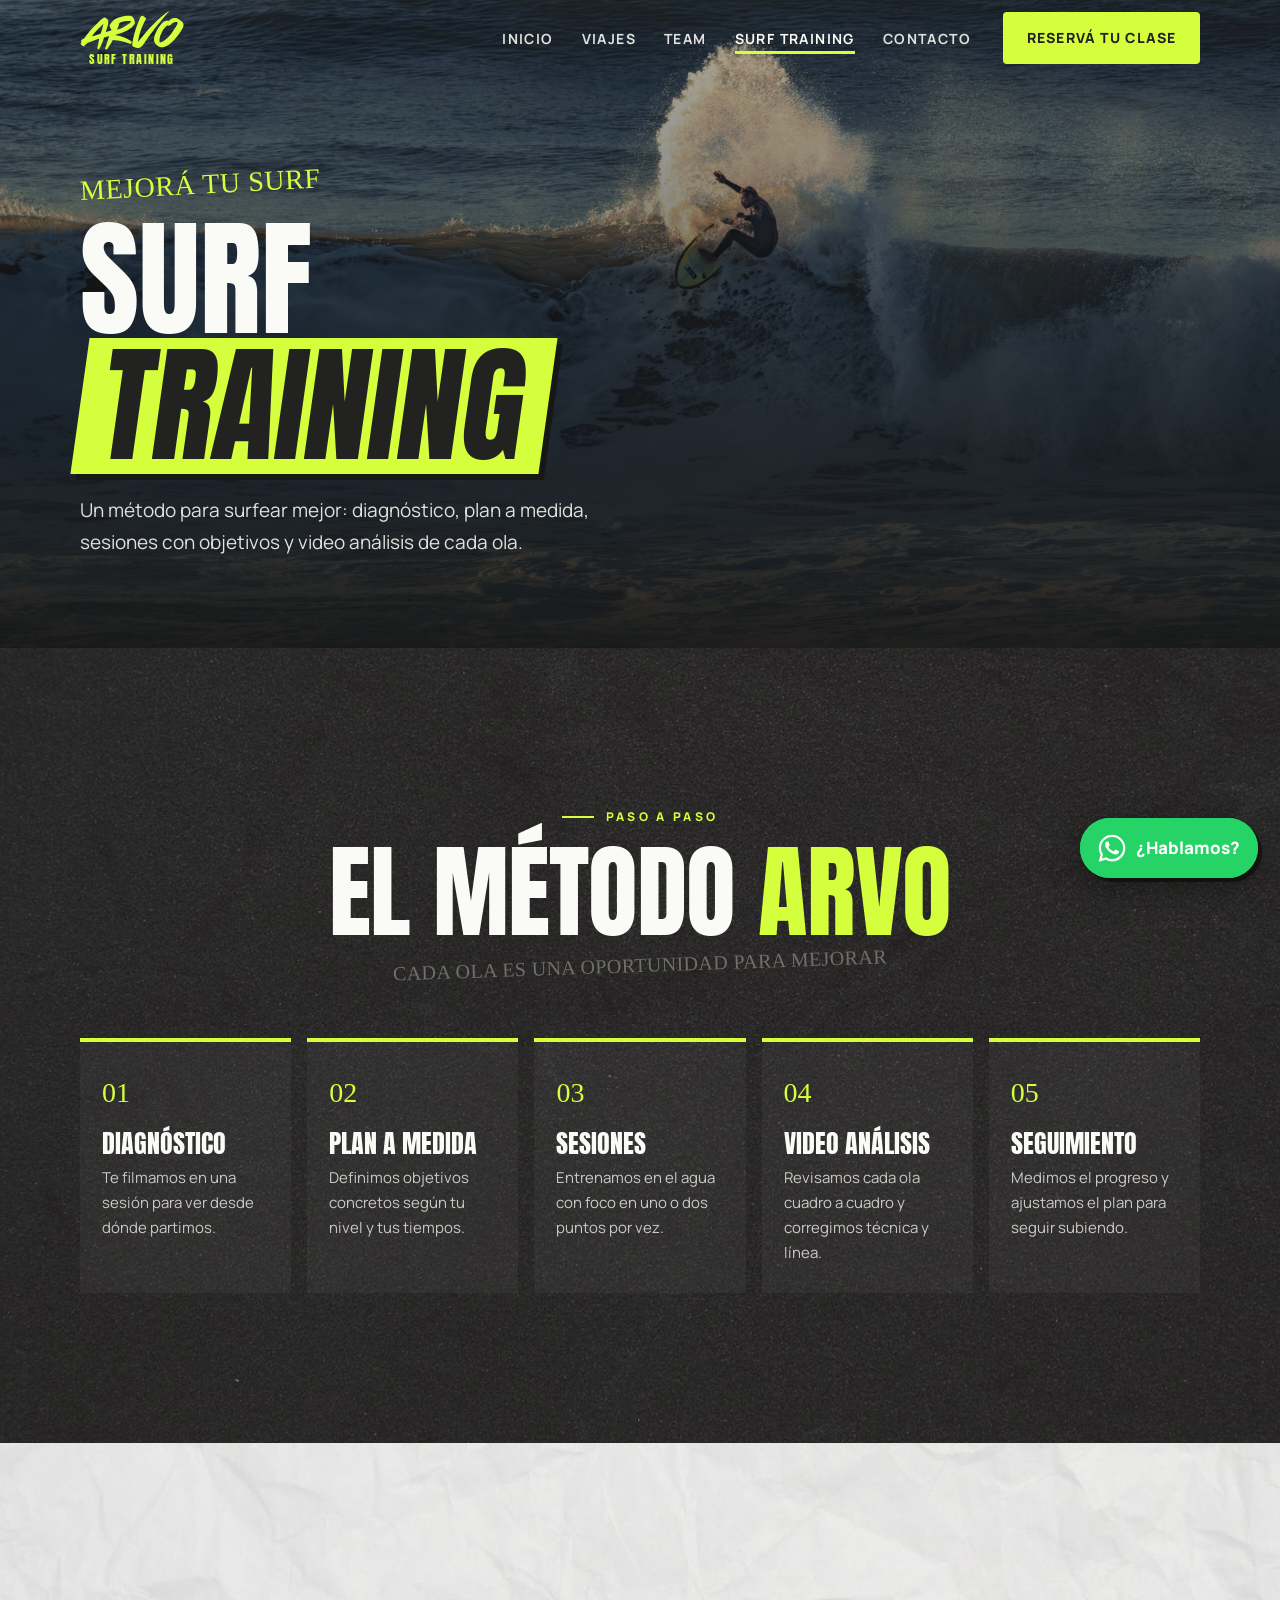
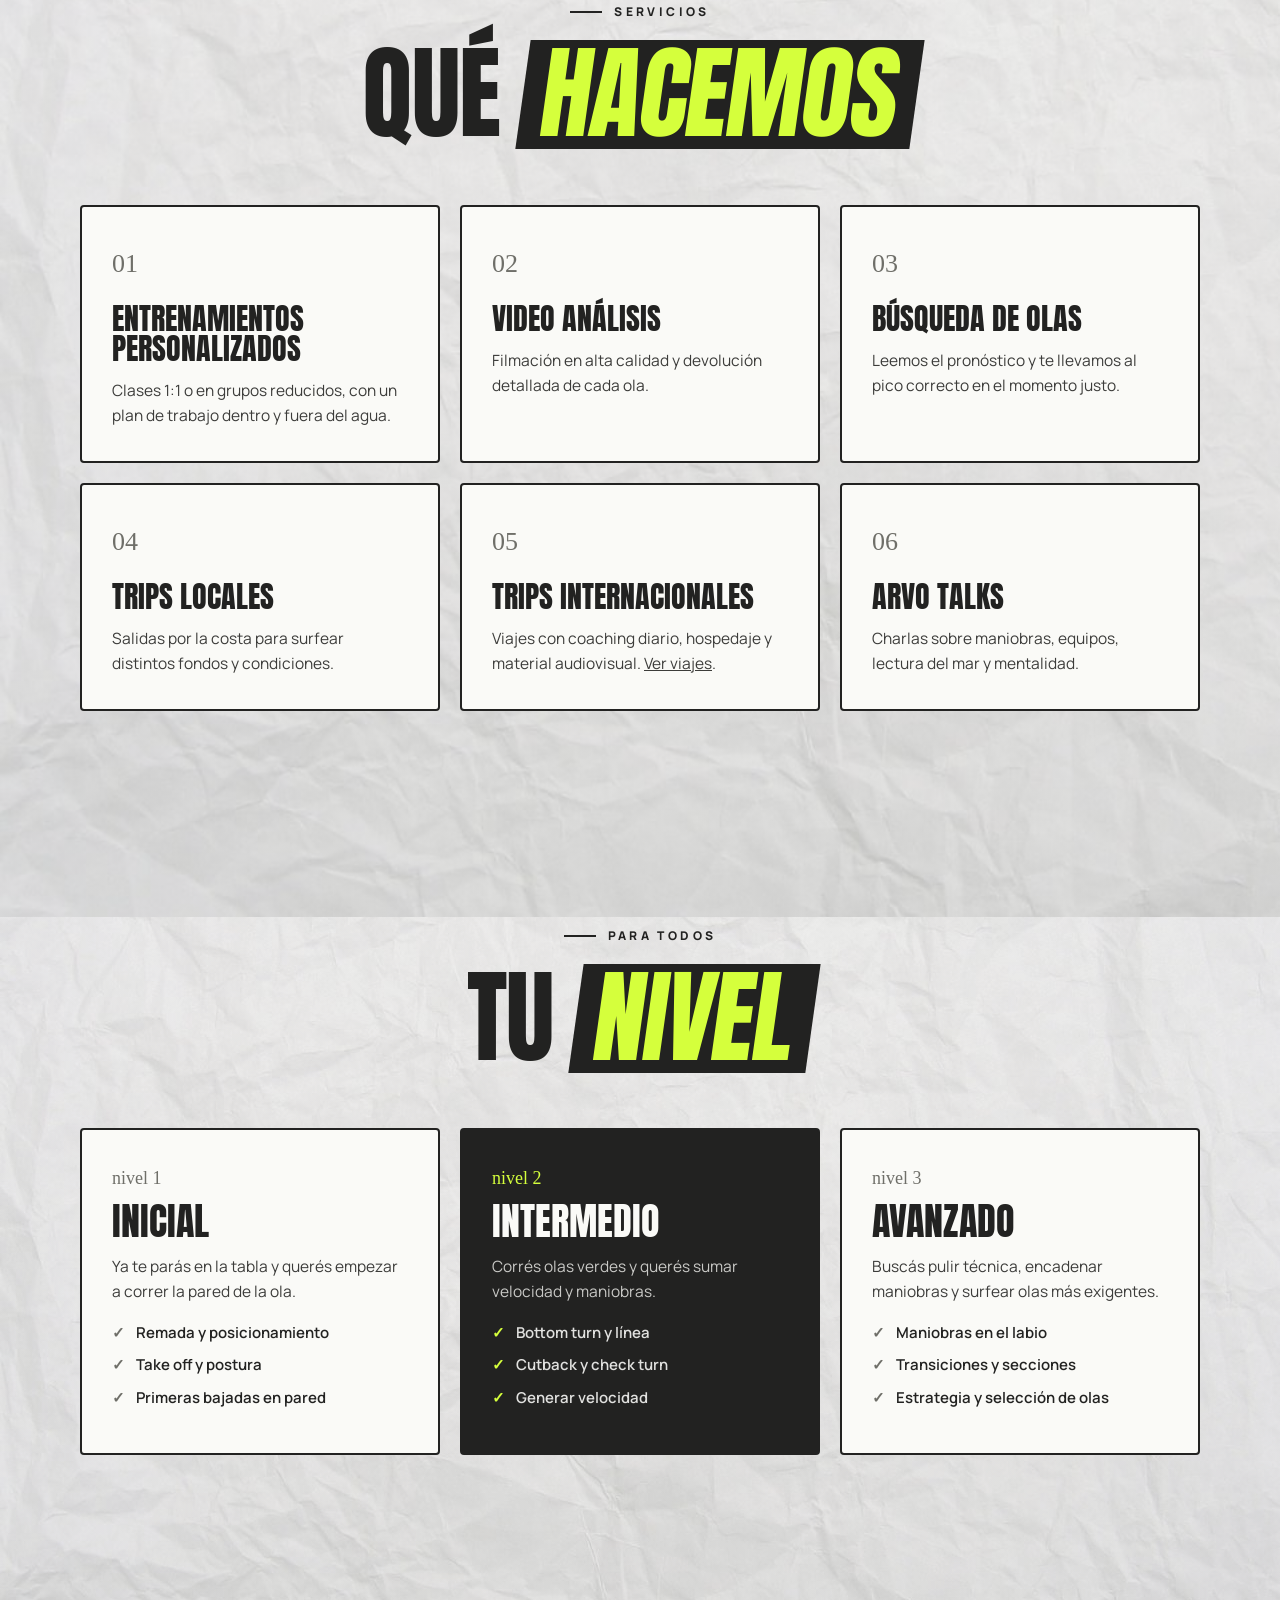
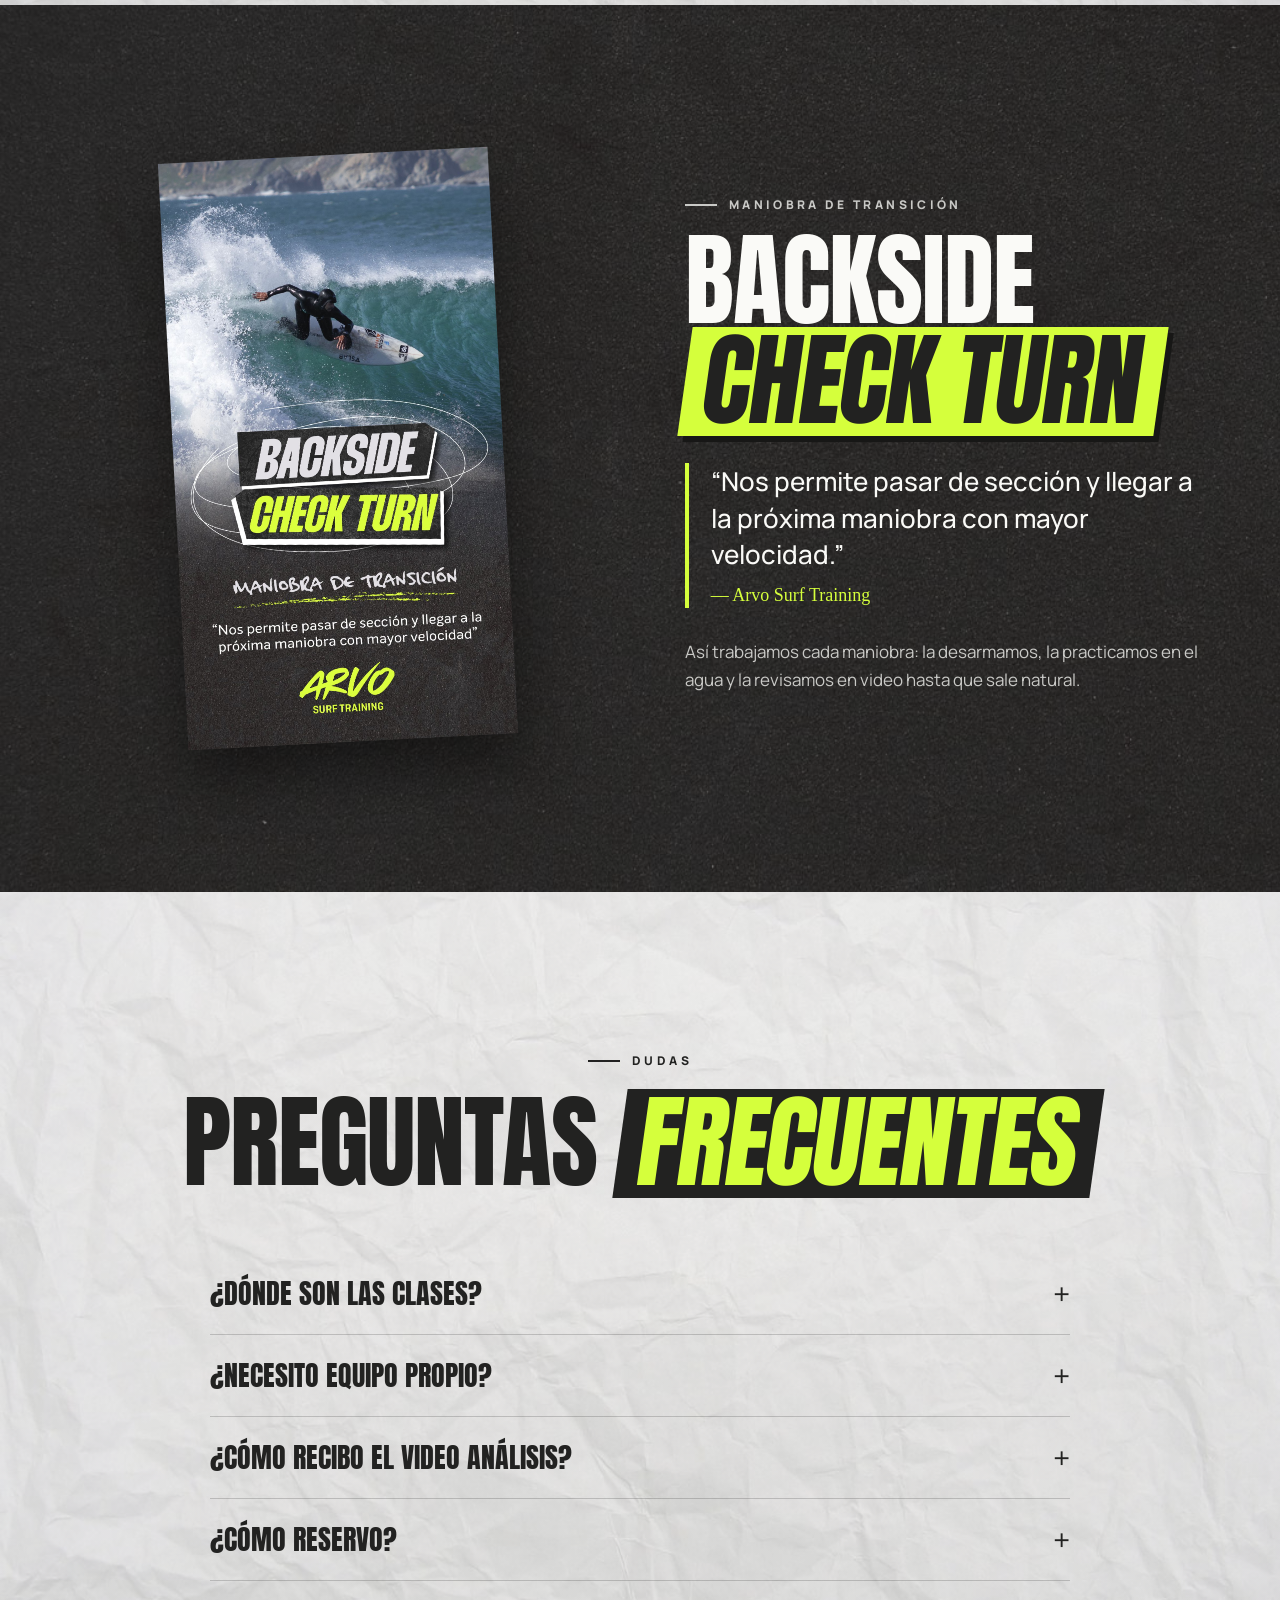
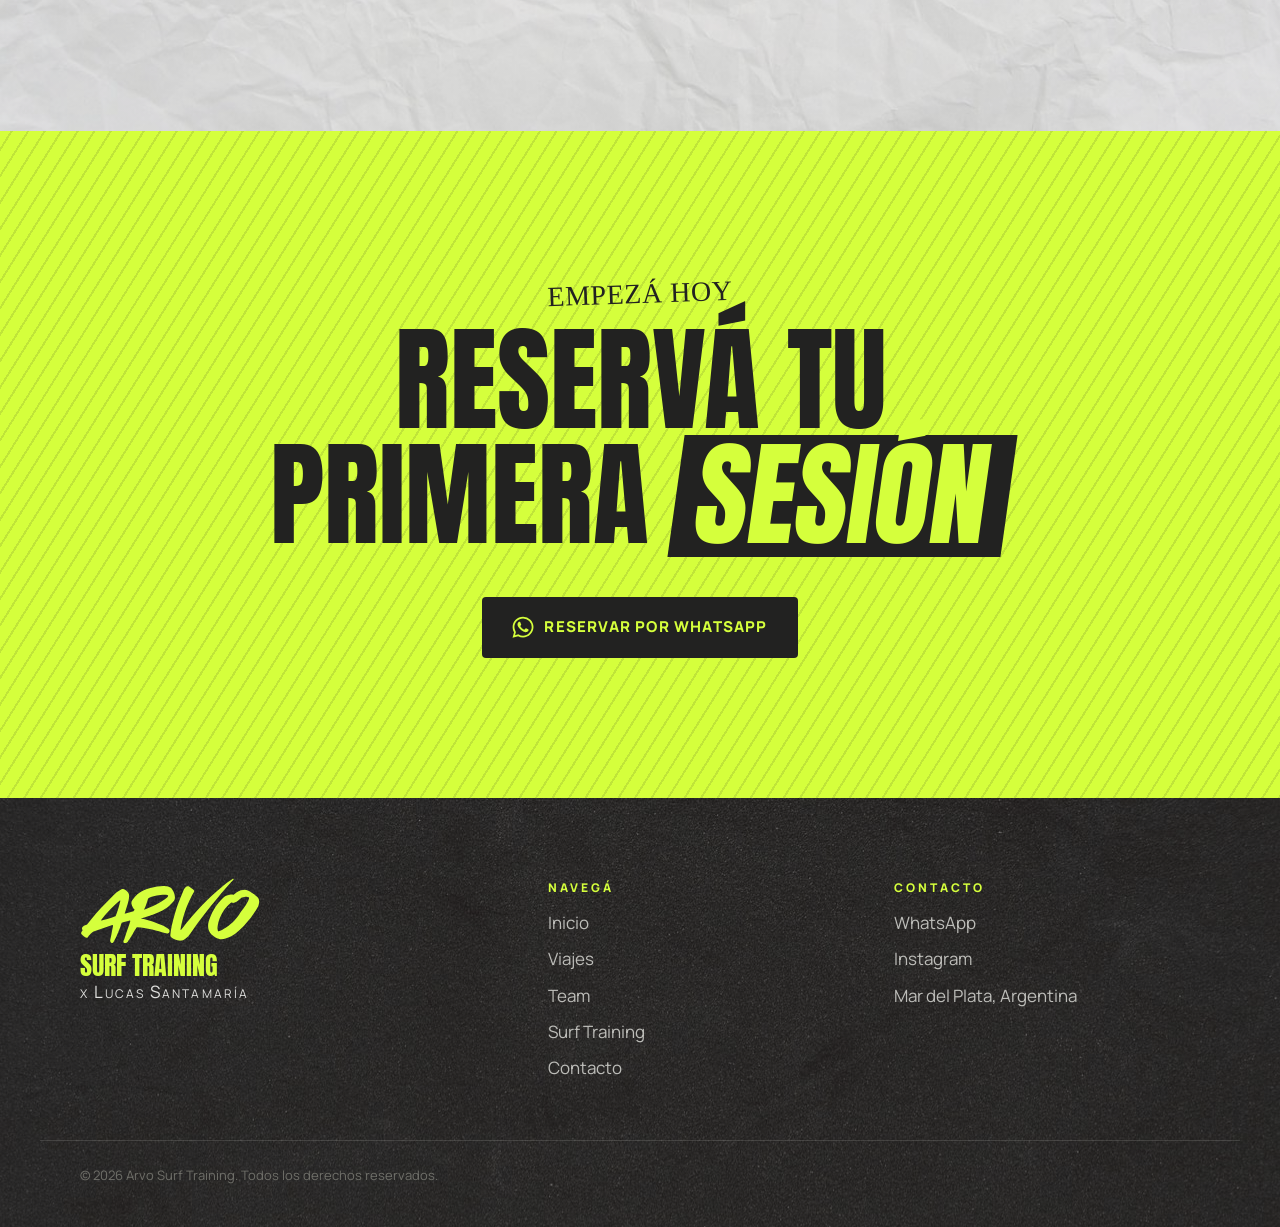
<file: surf-training.html>
<!DOCTYPE html>
<html lang="es">
<head>
  <meta charset="UTF-8">
  <meta name="viewport" content="width=device-width, initial-scale=1.0">
  <title>Surf Training | Arvo Surf Training</title>
  <meta name="description" content="Entrenamientos de surf personalizados, video análisis, búsqueda de olas y Arvo Talks en Mar del Plata, con Lucas Santamaría.">
  <meta name="theme-color" content="#222221">
  <link rel="icon" href="assets/arvo-wordmark.svg" type="image/svg+xml">
  <link rel="preconnect" href="https://fonts.googleapis.com">
  <link rel="preconnect" href="https://fonts.gstatic.com" crossorigin>
  <link href="https://fonts.googleapis.com/css2?family=Anton&family=Manrope:wght@400;500;700;800&family=Permanent+Marker&display=swap" rel="stylesheet">
  <link rel="stylesheet" href="css/styles.css?v=3">
</head>
<body>

  <!-- ===== HEADER ===== -->
  <header class="header" id="header">
    <div class="container header__inner">
      <a href="index.html" class="logo" aria-label="Arvo Surf Training - Inicio">
        <img src="assets/arvo-wordmark.svg" alt="" class="logo__mark">
        <span class="logo__sub">Surf Training</span>
      </a>

      <nav class="nav" id="nav" aria-label="Principal">
        <ul class="nav__list">
          <li><a href="index.html" class="nav__link">Inicio</a></li>
          <li><a href="viajes.html" class="nav__link">Viajes</a></li>
          <li><a href="team.html" class="nav__link">Team</a></li>
          <li><a href="surf-training.html" class="nav__link is-active" aria-current="page">Surf Training</a></li>
          <li><a href="contacto.html" class="nav__link">Contacto</a></li>
        </ul>
        <a href="#" class="btn btn--lime nav__cta js-whatsapp">Reservá tu clase</a>
      </nav>

      <button class="burger" id="burger" aria-label="Abrir menú" aria-expanded="false" aria-controls="nav">
        <span></span><span></span><span></span>
      </button>
    </div>
  </header>

  <main>
    <section class="page-hero">
      <img class="page-hero__bg" src="assets/web/img-p01-11949.jpg" alt="" style="object-position:60% center">
      <div class="container page-hero__content">
        <p class="hand">Mejorá tu surf</p>
        <h1 class="page-hero__title">Surf<br><span class="tag-lime">training</span></h1>
        <p class="page-hero__lead">Un método para surfear mejor: diagnóstico, plan a medida, sesiones con objetivos y video análisis de cada ola.</p>
      </div>
    </section>

    <!-- Método -->
    <section class="section texture-dark">
      <div class="container">
        <div class="section__head reveal">
          <p class="eyebrow">Paso a paso</p>
          <h2 class="title">El método <span class="lime">Arvo</span></h2>
          <p class="hand section__note">cada ola es una oportunidad para mejorar</p>
        </div>
        <div class="steps">
          <div class="step reveal"><h3>Diagnóstico</h3><p>Te filmamos en una sesión para ver desde dónde partimos.</p></div>
          <div class="step reveal"><h3>Plan a medida</h3><p>Definimos objetivos concretos según tu nivel y tus tiempos.</p></div>
          <div class="step reveal"><h3>Sesiones</h3><p>Entrenamos en el agua con foco en uno o dos puntos por vez.</p></div>
          <div class="step reveal"><h3>Video análisis</h3><p>Revisamos cada ola cuadro a cuadro y corregimos técnica y línea.</p></div>
          <div class="step reveal"><h3>Seguimiento</h3><p>Medimos el progreso y ajustamos el plan para seguir subiendo.</p></div>
        </div>
      </div>
    </section>

    <!-- Servicios -->
    <section class="section services texture-light">
      <div class="container">
        <div class="section__head reveal">
          <p class="eyebrow eyebrow--dark">Servicios</p>
          <h2 class="title title--dark">Qué <span class="tag-dark">hacemos</span></h2>
        </div>
        <div class="cards">
          <article class="card reveal"><span class="card__num">01</span><h3>Entrenamientos personalizados</h3><p>Clases 1:1 o en grupos reducidos, con un plan de trabajo dentro y fuera del agua.</p></article>
          <article class="card reveal"><span class="card__num">02</span><h3>Video análisis</h3><p>Filmación en alta calidad y devolución detallada de cada ola.</p></article>
          <article class="card reveal"><span class="card__num">03</span><h3>Búsqueda de olas</h3><p>Leemos el pronóstico y te llevamos al pico correcto en el momento justo.</p></article>
          <article class="card reveal"><span class="card__num">04</span><h3>Trips locales</h3><p>Salidas por la costa para surfear distintos fondos y condiciones.</p></article>
          <article class="card reveal"><span class="card__num">05</span><h3>Trips internacionales</h3><p>Viajes con coaching diario, hospedaje y material audiovisual. <a href="viajes.html">Ver viajes</a>.</p></article>
          <article class="card reveal"><span class="card__num">06</span><h3>Arvo Talks</h3><p>Charlas sobre maniobras, equipos, lectura del mar y mentalidad.</p></article>
        </div>
      </div>
    </section>

    <!-- Niveles -->
    <section class="section texture-light" style="padding-top:0">
      <div class="container">
        <div class="section__head reveal">
          <p class="eyebrow eyebrow--dark">Para todos</p>
          <h2 class="title title--dark">Tu <span class="tag-dark">nivel</span></h2>
        </div>
        <div class="levels">
          <div class="level reveal">
            <span class="level__tag">nivel 1</span>
            <h3>Inicial</h3>
            <p>Ya te parás en la tabla y querés empezar a correr la pared de la ola.</p>
            <ul><li>Remada y posicionamiento</li><li>Take off y postura</li><li>Primeras bajadas en pared</li></ul>
          </div>
          <div class="level level--featured reveal">
            <span class="level__tag">nivel 2</span>
            <h3>Intermedio</h3>
            <p>Corrés olas verdes y querés sumar velocidad y maniobras.</p>
            <ul><li>Bottom turn y línea</li><li>Cutback y check turn</li><li>Generar velocidad</li></ul>
          </div>
          <div class="level reveal">
            <span class="level__tag">nivel 3</span>
            <h3>Avanzado</h3>
            <p>Buscás pulir técnica, encadenar maniobras y surfear olas más exigentes.</p>
            <ul><li>Maniobras en el labio</li><li>Transiciones y secciones</li><li>Estrategia y selección de olas</li></ul>
          </div>
        </div>
      </div>
    </section>

    <!-- Maniobra -->
    <section class="section texture-dark">
      <div class="container split">
        <div class="split__media split__media--poster reveal">
          <img src="assets/web/img-p22-90.jpg" alt="Afiche Backside Check Turn" loading="lazy">
        </div>
        <div class="split__text reveal">
          <p class="eyebrow">Maniobra de transición</p>
          <h2 class="title">Backside<br><span class="tag-lime">check turn</span></h2>
          <blockquote class="quote">
            “Nos permite pasar de sección y llegar a la próxima maniobra con mayor velocidad.”
            <cite>— Arvo Surf Training</cite>
          </blockquote>
          <p>
            Así trabajamos cada maniobra: la desarmamos, la practicamos en el agua y la revisamos en video
            hasta que sale natural.
          </p>
        </div>
      </div>
    </section>

    <!-- FAQ -->
    <section class="section texture-light">
      <div class="container">
        <div class="section__head reveal">
          <p class="eyebrow eyebrow--dark">Dudas</p>
          <h2 class="title title--dark">Preguntas <span class="tag-dark">frecuentes</span></h2>
        </div>
        <div class="faq reveal">
          <details>
            <summary>¿Dónde son las clases?</summary>
            <p>En las playas de Mar del Plata. El pico se define según el pronóstico del día para aprovechar las mejores condiciones.</p>
          </details>
          <details>
            <summary>¿Necesito equipo propio?</summary>
            <p>Lo ideal es entrenar con tu tabla y tu traje. Si todavía no tenés, consultanos y te orientamos.</p>
          </details>
          <details>
            <summary>¿Cómo recibo el video análisis?</summary>
            <p>Revisamos las tomas juntos después de la sesión y te compartimos el material para que lo tengas.</p>
          </details>
          <details>
            <summary>¿Cómo reservo?</summary>
            <p>Escribinos por WhatsApp contándonos tu nivel y tus objetivos, y coordinamos la primera sesión.</p>
          </details>
        </div>
      </div>
    </section>

    <section class="cta">
      <div class="container cta__inner reveal">
        <p class="hand cta__kicker">Empezá hoy</p>
        <h2 class="cta__title">Reservá tu<br>primera <span class="tag-dark">sesión</span></h2>
        <a href="#" class="btn btn--dark btn--lg js-whatsapp">
          <svg class="icon" aria-hidden="true"><use href="#i-whatsapp"/></svg>
          Reservar por WhatsApp
        </a>
      </div>
    </section>  </main>

  <!-- ===== FOOTER ===== -->
  <footer class="footer texture-dark">
    <div class="container footer__grid">
      <div class="footer__brand">
        <img src="assets/arvo-wordmark.svg" alt="Arvo" class="footer__logo">
        <p class="footer__lockup">Surf Training</p>
        <p class="footer__by">x Lucas Santamaría</p>
      </div>
      <nav aria-label="Pie de página">
        <p class="footer__title">Navegá</p>
        <ul>
          <li><a href="index.html">Inicio</a></li>
          <li><a href="viajes.html">Viajes</a></li>
          <li><a href="team.html">Team</a></li>
          <li><a href="surf-training.html">Surf Training</a></li>
          <li><a href="contacto.html">Contacto</a></li>
        </ul>
      </nav>
      <div>
        <p class="footer__title">Contacto</p>
        <ul>
          <li><a href="#" class="js-whatsapp">WhatsApp</a></li>
          <li><a href="https://www.instagram.com/arvo_surftraining/" target="_blank" rel="noopener">Instagram</a></li>
          <li>Mar del Plata, Argentina</li>
        </ul>
      </div>
    </div>
    <div class="container footer__bottom">
      <p>© <span id="year"></span> Arvo Surf Training. Todos los derechos reservados.</p>
    </div>
  </footer>

  <!-- ===== WHATSAPP FLOTANTE ===== -->
  <a href="#" class="wa-float js-whatsapp" aria-label="Chatear por WhatsApp">
    <svg class="icon" aria-hidden="true"><use href="#i-whatsapp"/></svg>
    <span class="wa-float__label">¿Hablamos?</span>
  </a>

  <!-- Iconos -->
  <svg width="0" height="0" style="position:absolute" aria-hidden="true">
    <symbol id="i-whatsapp" viewBox="0 0 24 24">
      <path fill="currentColor" d="M17.47 14.38c-.3-.15-1.76-.87-2.03-.97-.27-.1-.47-.15-.67.15-.2.3-.77.97-.94 1.17-.17.2-.35.22-.64.07-.3-.15-1.26-.46-2.4-1.48-.89-.79-1.49-1.77-1.66-2.07-.17-.3-.02-.46.13-.61.13-.13.3-.35.45-.52.15-.17.2-.3.3-.5.1-.2.05-.37-.02-.52-.08-.15-.67-1.62-.92-2.22-.24-.58-.49-.5-.67-.51h-.57c-.2 0-.52.07-.79.37-.27.3-1.04 1.02-1.04 2.48s1.07 2.88 1.21 3.08c.15.2 2.1 3.2 5.08 4.49.71.31 1.26.49 1.69.63.71.23 1.36.2 1.87.12.57-.09 1.76-.72 2.01-1.41.25-.7.25-1.29.17-1.41-.07-.12-.27-.2-.57-.35zM12.05 21.5h-.01a9.4 9.4 0 0 1-4.8-1.32l-.34-.2-3.57.94.95-3.48-.22-.36a9.4 9.4 0 0 1-1.44-5.02c0-5.2 4.24-9.44 9.45-9.44a9.4 9.4 0 0 1 9.44 9.45c0 5.2-4.24 9.43-9.46 9.43zm8.04-17.47A11.3 11.3 0 0 0 12.05.7C5.78.7.68 5.8.68 12.06c0 2 .52 3.96 1.52 5.68L.58 23.7l6.1-1.6a11.3 11.3 0 0 0 5.37 1.37h.01c6.26 0 11.36-5.1 11.37-11.36 0-3.04-1.18-5.89-3.34-8.04z"/>
    </symbol>
    <symbol id="i-instagram" viewBox="0 0 24 24">
      <path fill="none" stroke="currentColor" stroke-width="2" d="M7 2.5h10A4.5 4.5 0 0 1 21.5 7v10a4.5 4.5 0 0 1-4.5 4.5H7A4.5 4.5 0 0 1 2.5 17V7A4.5 4.5 0 0 1 7 2.5zM12 16.2a4.2 4.2 0 1 0 0-8.4 4.2 4.2 0 0 0 0 8.4zM17.6 6.4h.01"/>
    </symbol>
    <symbol id="i-pin" viewBox="0 0 24 24">
      <path fill="none" stroke="currentColor" stroke-width="2" stroke-linejoin="round" d="M12 21.5s-7-6.1-7-11.8a7 7 0 0 1 14 0c0 5.7-7 11.8-7 11.8zM12 12.4a2.7 2.7 0 1 0 0-5.4 2.7 2.7 0 0 0 0 5.4z"/>
    </symbol>
  </svg>

  <script src="js/main.js?v=3"></script>
</body>
</html>
</file>
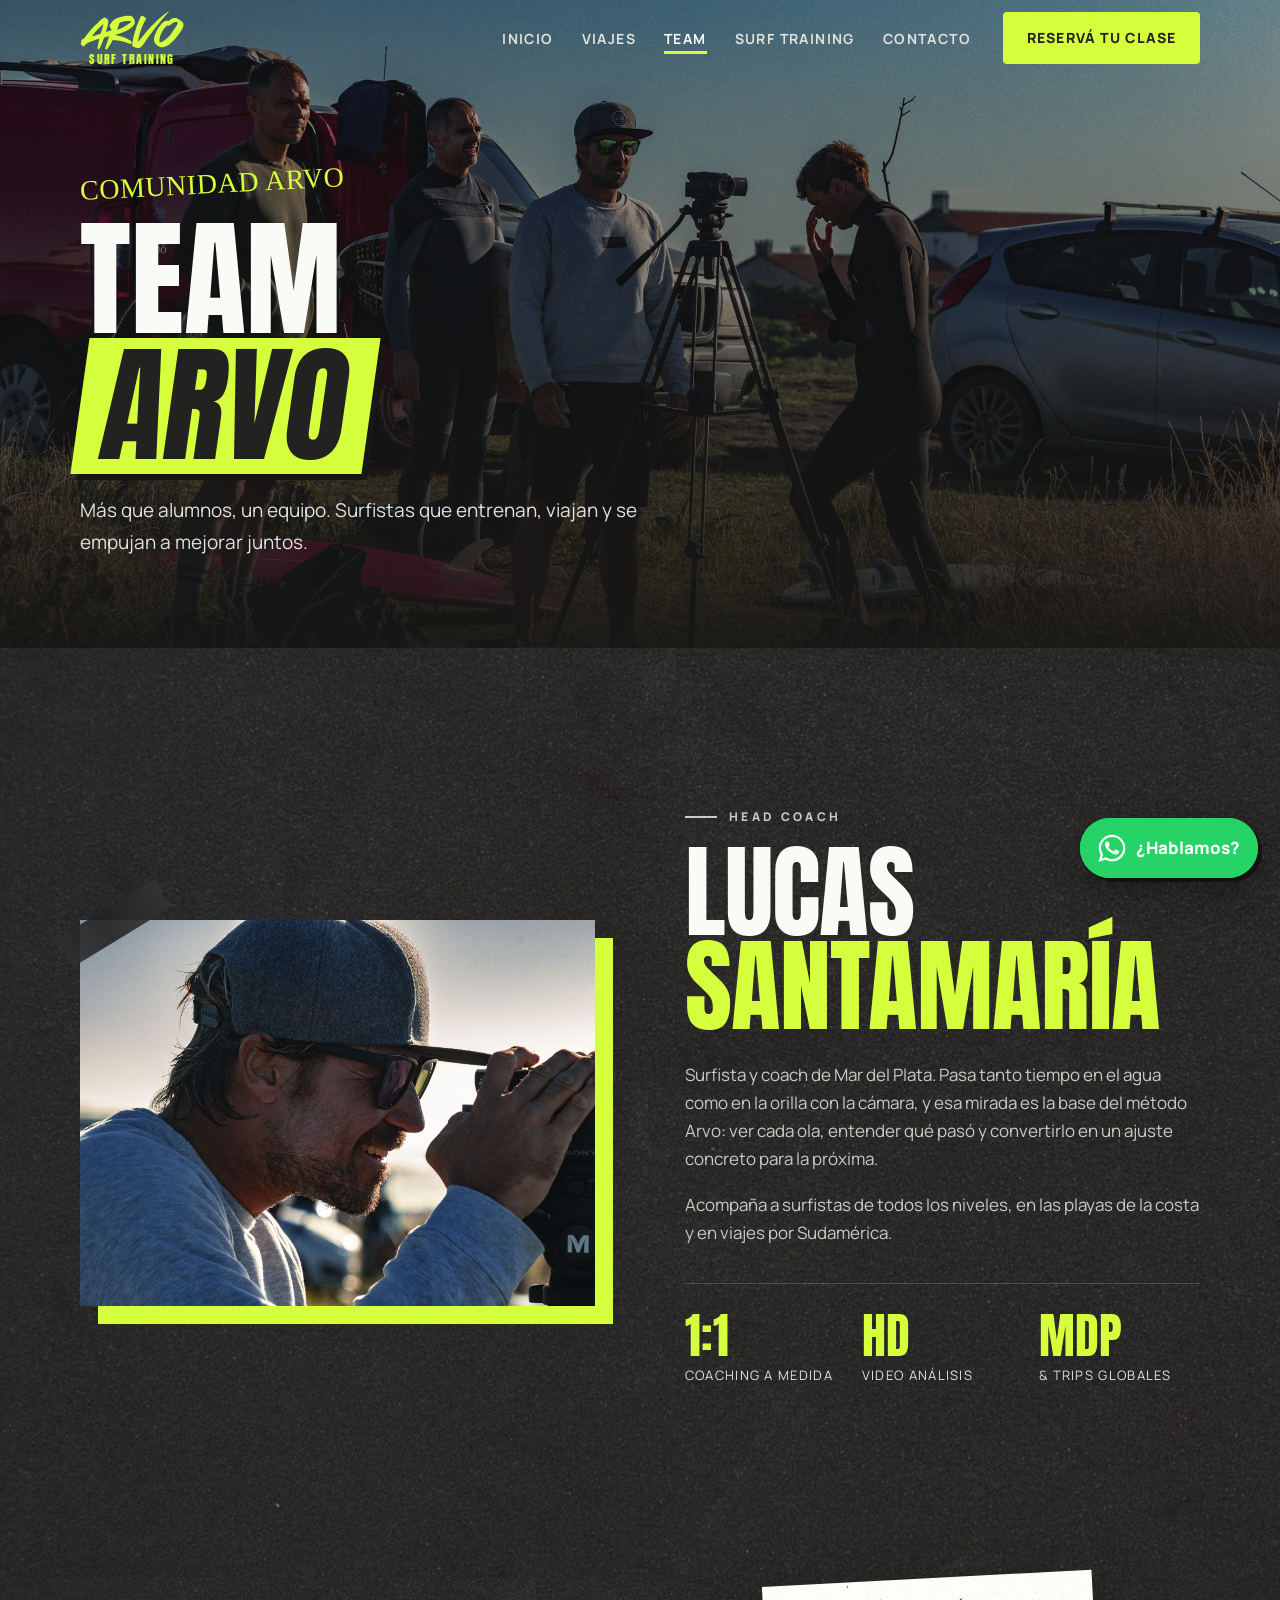
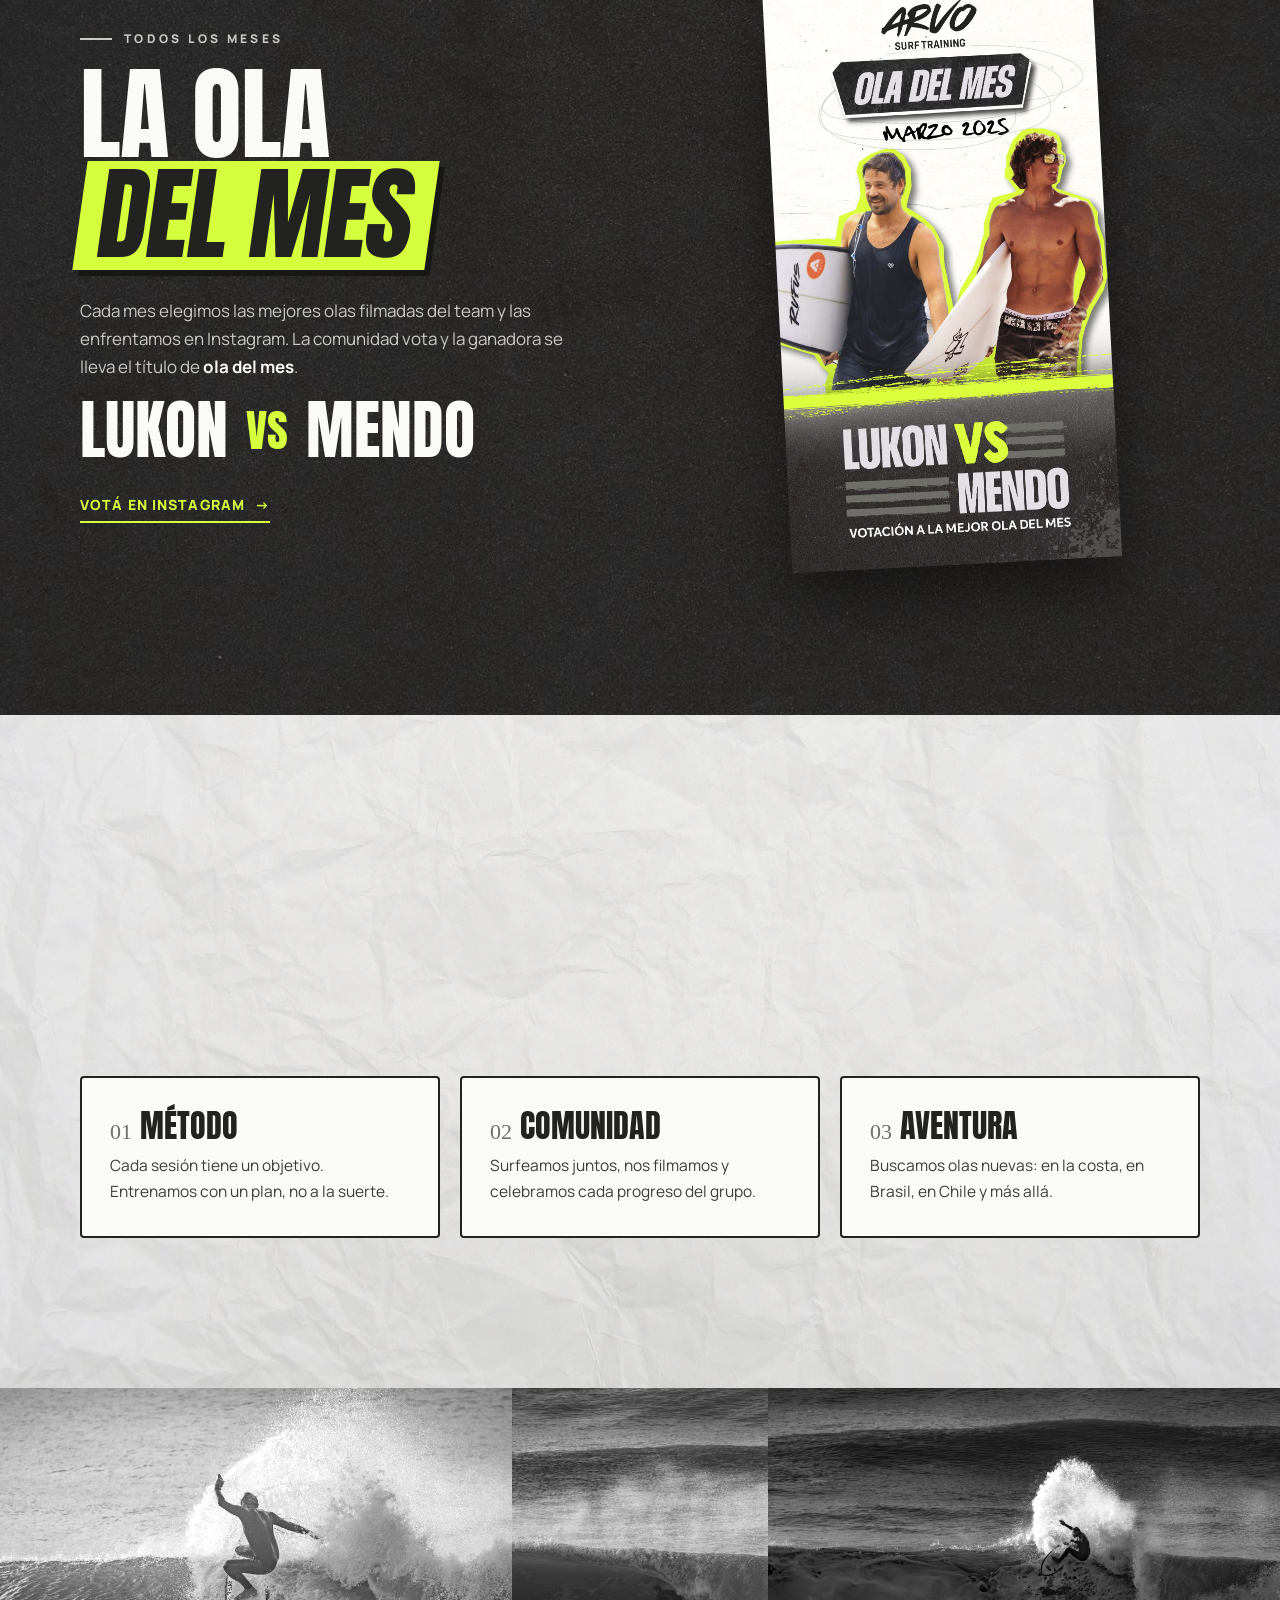
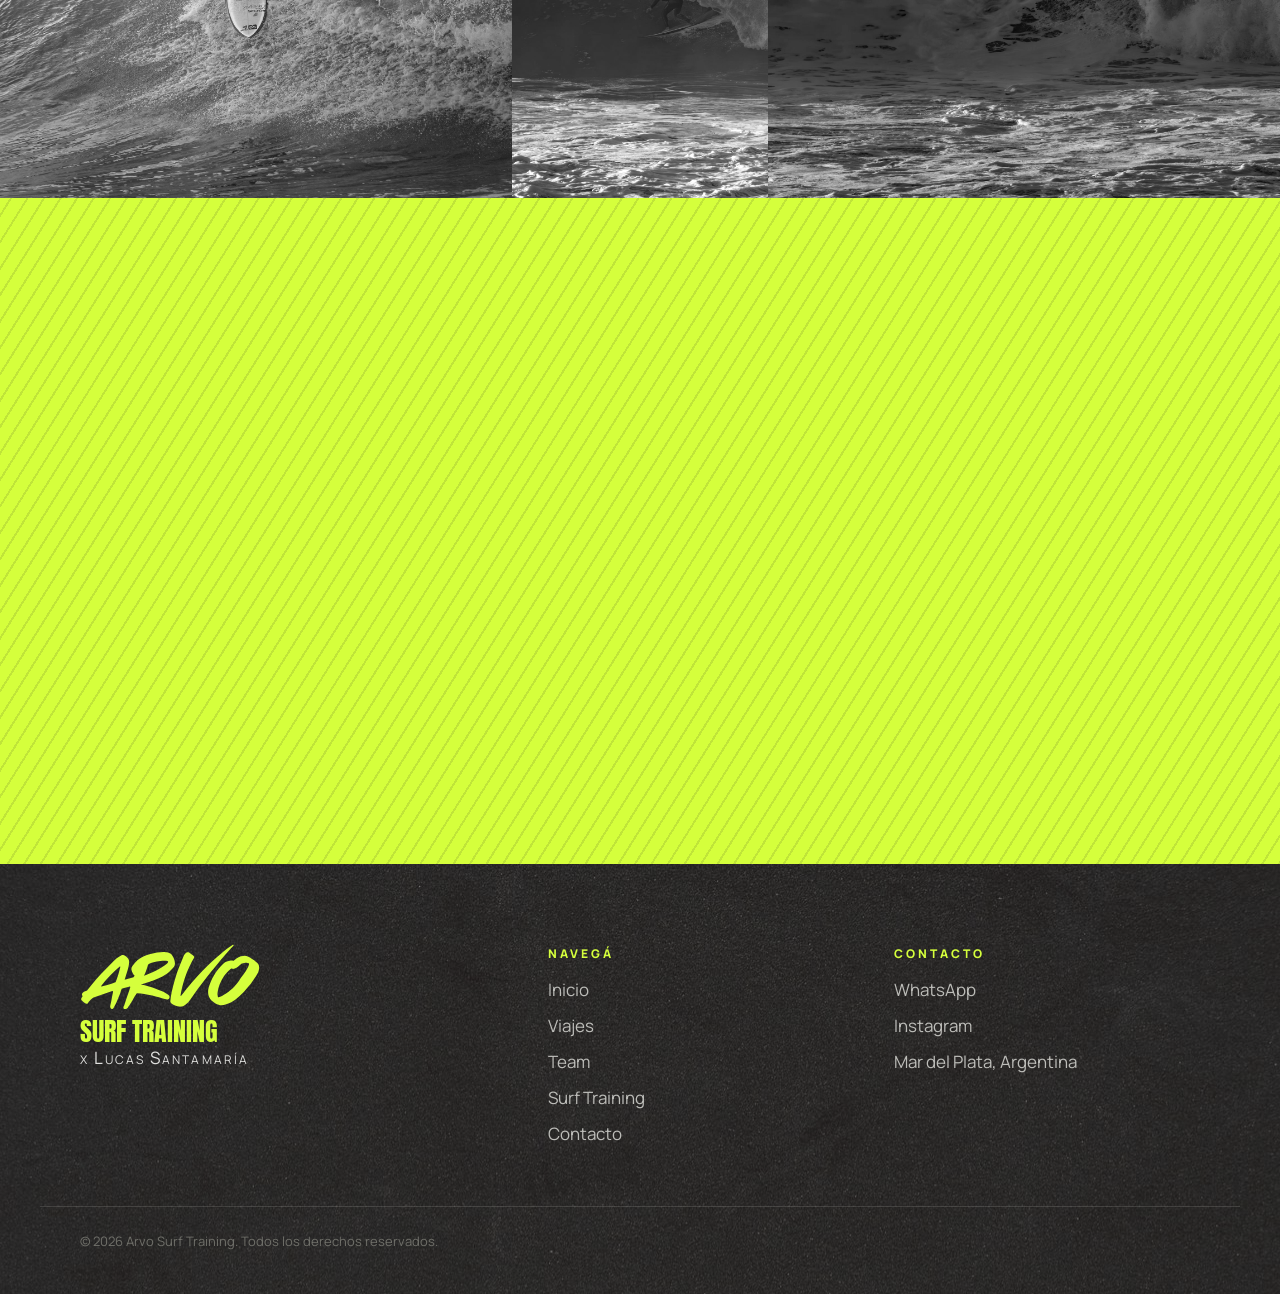
<file: team.html>
<!DOCTYPE html>
<html lang="es">
<head>
  <meta charset="UTF-8">
  <meta name="viewport" content="width=device-width, initial-scale=1.0">
  <title>Team | Arvo Surf Training</title>
  <meta name="description" content="Conocé a Lucas Santamaría y al team de Arvo Surf Training: comunidad, sesiones compartidas y la ola del mes.">
  <meta name="theme-color" content="#222221">
  <link rel="icon" href="assets/arvo-wordmark.svg" type="image/svg+xml">
  <link rel="preconnect" href="https://fonts.googleapis.com">
  <link rel="preconnect" href="https://fonts.gstatic.com" crossorigin>
  <link href="https://fonts.googleapis.com/css2?family=Anton&family=Manrope:wght@400;500;700;800&family=Permanent+Marker&display=swap" rel="stylesheet">
  <link rel="stylesheet" href="css/styles.css?v=3">
</head>
<body>

  <!-- ===== HEADER ===== -->
  <header class="header" id="header">
    <div class="container header__inner">
      <a href="index.html" class="logo" aria-label="Arvo Surf Training - Inicio">
        <img src="assets/arvo-wordmark.svg" alt="" class="logo__mark">
        <span class="logo__sub">Surf Training</span>
      </a>

      <nav class="nav" id="nav" aria-label="Principal">
        <ul class="nav__list">
          <li><a href="index.html" class="nav__link">Inicio</a></li>
          <li><a href="viajes.html" class="nav__link">Viajes</a></li>
          <li><a href="team.html" class="nav__link is-active" aria-current="page">Team</a></li>
          <li><a href="surf-training.html" class="nav__link">Surf Training</a></li>
          <li><a href="contacto.html" class="nav__link">Contacto</a></li>
        </ul>
        <a href="#" class="btn btn--lime nav__cta js-whatsapp">Reservá tu clase</a>
      </nav>

      <button class="burger" id="burger" aria-label="Abrir menú" aria-expanded="false" aria-controls="nav">
        <span></span><span></span><span></span>
      </button>
    </div>
  </header>

  <main>
    <section class="page-hero">
      <img class="page-hero__bg" src="assets/web/img-p11-11881.jpg" alt="" style="object-position:center 40%">
      <div class="container page-hero__content">
        <p class="hand">Comunidad Arvo</p>
        <h1 class="page-hero__title">Team<br><span class="tag-lime">Arvo</span></h1>
        <p class="page-hero__lead">Más que alumnos, un equipo. Surfistas que entrenan, viajan y se empujan a mejorar juntos.</p>
      </div>
    </section>

    <!-- Coach -->
    <section class="section texture-dark">
      <div class="container split">
        <div class="split__media reveal">
          <span class="tape tape--tl" aria-hidden="true"></span>
          <img src="assets/web/img-p09-11961.jpg" alt="Lucas Santamaría filmando una sesión de surf" loading="lazy" style="object-position:40% 50%">
        </div>
        <div class="split__text reveal">
          <p class="eyebrow">Head coach</p>
          <h2 class="title">Lucas<br><span class="lime">Santamaría</span></h2>
          <p>
            Surfista y coach de Mar del Plata. Pasa tanto tiempo en el agua como en la orilla con la
            cámara, y esa mirada es la base del método Arvo: ver cada ola, entender qué pasó y
            convertirlo en un ajuste concreto para la próxima.
          </p>
          <p>
            Acompaña a surfistas de todos los niveles, en las playas de la costa y en viajes por
            Sudamérica.
          </p>
          <ul class="stats">
            <li><strong>1:1</strong><span>Coaching a medida</span></li>
            <li><strong>HD</strong><span>Video análisis</span></li>
            <li><strong>MDP</strong><span>&amp; trips globales</span></li>
          </ul>
        </div>
      </div>
    </section>

    <!-- Ola del mes -->
    <section class="section texture-dark" style="padding-top:0">
      <div class="container split split--reverse">
        <div class="split__media split__media--poster reveal">
          <img src="assets/web/img-p22-91.jpg" alt="Afiche Ola del mes: Lukon vs Mendo" loading="lazy">
        </div>
        <div class="split__text reveal">
          <p class="eyebrow">Todos los meses</p>
          <h2 class="title">La ola<br><span class="tag-lime">del mes</span></h2>
          <p>
            Cada mes elegimos las mejores olas filmadas del team y las enfrentamos en Instagram.
            La comunidad vota y la ganadora se lleva el título de <strong>ola del mes</strong>.
          </p>
          <div class="versus">Lukon <span>vs</span> Mendo</div>
          <a href="https://www.instagram.com/arvo_surftraining/" target="_blank" rel="noopener" class="link-arrow">Votá en Instagram <span aria-hidden="true">→</span></a>
        </div>
      </div>
    </section>

    <!-- Valores -->
    <section class="section texture-light">
      <div class="container">
        <div class="section__head reveal">
          <p class="eyebrow eyebrow--dark">Lo que nos une</p>
          <h2 class="title title--dark">Así <span class="tag-dark">surfeamos</span></h2>
        </div>
        <div class="values">
          <div class="value reveal"><h3><span>01</span>Método</h3><p>Cada sesión tiene un objetivo. Entrenamos con un plan, no a la suerte.</p></div>
          <div class="value reveal"><h3><span>02</span>Comunidad</h3><p>Surfeamos juntos, nos filmamos y celebramos cada progreso del grupo.</p></div>
          <div class="value reveal"><h3><span>03</span>Aventura</h3><p>Buscamos olas nuevas: en la costa, en Brasil, en Chile y más allá.</p></div>
        </div>
      </div>
    </section>

    <!-- Galería -->
    <section class="gallery" aria-label="Galería del team">
      <figure class="gallery__item gallery__item--wide"><img src="assets/web/img-p07-11892.jpg" alt="Surfista del team en el aire" loading="lazy"></figure>
      <figure class="gallery__item"><img src="assets/web/img-p21-82.jpg" alt="Surfista corriendo una ola tubular" loading="lazy"></figure>
      <figure class="gallery__item gallery__item--wide"><img src="assets/web/img-p01-11949.jpg" alt="Maniobra con spray" loading="lazy"></figure>
    </section>

    <section class="cta">
      <div class="container cta__inner reveal">
        <p class="hand cta__kicker">Hay lugar para vos</p>
        <h2 class="cta__title">Sumate al<br><span class="tag-dark">team</span></h2>
        <a href="#" class="btn btn--dark btn--lg js-whatsapp">
          <svg class="icon" aria-hidden="true"><use href="#i-whatsapp"/></svg>
          Quiero sumarme
        </a>
      </div>
    </section>  </main>

  <!-- ===== FOOTER ===== -->
  <footer class="footer texture-dark">
    <div class="container footer__grid">
      <div class="footer__brand">
        <img src="assets/arvo-wordmark.svg" alt="Arvo" class="footer__logo">
        <p class="footer__lockup">Surf Training</p>
        <p class="footer__by">x Lucas Santamaría</p>
      </div>
      <nav aria-label="Pie de página">
        <p class="footer__title">Navegá</p>
        <ul>
          <li><a href="index.html">Inicio</a></li>
          <li><a href="viajes.html">Viajes</a></li>
          <li><a href="team.html">Team</a></li>
          <li><a href="surf-training.html">Surf Training</a></li>
          <li><a href="contacto.html">Contacto</a></li>
        </ul>
      </nav>
      <div>
        <p class="footer__title">Contacto</p>
        <ul>
          <li><a href="#" class="js-whatsapp">WhatsApp</a></li>
          <li><a href="https://www.instagram.com/arvo_surftraining/" target="_blank" rel="noopener">Instagram</a></li>
          <li>Mar del Plata, Argentina</li>
        </ul>
      </div>
    </div>
    <div class="container footer__bottom">
      <p>© <span id="year"></span> Arvo Surf Training. Todos los derechos reservados.</p>
    </div>
  </footer>

  <!-- ===== WHATSAPP FLOTANTE ===== -->
  <a href="#" class="wa-float js-whatsapp" aria-label="Chatear por WhatsApp">
    <svg class="icon" aria-hidden="true"><use href="#i-whatsapp"/></svg>
    <span class="wa-float__label">¿Hablamos?</span>
  </a>

  <!-- Iconos -->
  <svg width="0" height="0" style="position:absolute" aria-hidden="true">
    <symbol id="i-whatsapp" viewBox="0 0 24 24">
      <path fill="currentColor" d="M17.47 14.38c-.3-.15-1.76-.87-2.03-.97-.27-.1-.47-.15-.67.15-.2.3-.77.97-.94 1.17-.17.2-.35.22-.64.07-.3-.15-1.26-.46-2.4-1.48-.89-.79-1.49-1.77-1.66-2.07-.17-.3-.02-.46.13-.61.13-.13.3-.35.45-.52.15-.17.2-.3.3-.5.1-.2.05-.37-.02-.52-.08-.15-.67-1.62-.92-2.22-.24-.58-.49-.5-.67-.51h-.57c-.2 0-.52.07-.79.37-.27.3-1.04 1.02-1.04 2.48s1.07 2.88 1.21 3.08c.15.2 2.1 3.2 5.08 4.49.71.31 1.26.49 1.69.63.71.23 1.36.2 1.87.12.57-.09 1.76-.72 2.01-1.41.25-.7.25-1.29.17-1.41-.07-.12-.27-.2-.57-.35zM12.05 21.5h-.01a9.4 9.4 0 0 1-4.8-1.32l-.34-.2-3.57.94.95-3.48-.22-.36a9.4 9.4 0 0 1-1.44-5.02c0-5.2 4.24-9.44 9.45-9.44a9.4 9.4 0 0 1 9.44 9.45c0 5.2-4.24 9.43-9.46 9.43zm8.04-17.47A11.3 11.3 0 0 0 12.05.7C5.78.7.68 5.8.68 12.06c0 2 .52 3.96 1.52 5.68L.58 23.7l6.1-1.6a11.3 11.3 0 0 0 5.37 1.37h.01c6.26 0 11.36-5.1 11.37-11.36 0-3.04-1.18-5.89-3.34-8.04z"/>
    </symbol>
    <symbol id="i-instagram" viewBox="0 0 24 24">
      <path fill="none" stroke="currentColor" stroke-width="2" d="M7 2.5h10A4.5 4.5 0 0 1 21.5 7v10a4.5 4.5 0 0 1-4.5 4.5H7A4.5 4.5 0 0 1 2.5 17V7A4.5 4.5 0 0 1 7 2.5zM12 16.2a4.2 4.2 0 1 0 0-8.4 4.2 4.2 0 0 0 0 8.4zM17.6 6.4h.01"/>
    </symbol>
    <symbol id="i-pin" viewBox="0 0 24 24">
      <path fill="none" stroke="currentColor" stroke-width="2" stroke-linejoin="round" d="M12 21.5s-7-6.1-7-11.8a7 7 0 0 1 14 0c0 5.7-7 11.8-7 11.8zM12 12.4a2.7 2.7 0 1 0 0-5.4 2.7 2.7 0 0 0 0 5.4z"/>
    </symbol>
  </svg>

  <script src="js/main.js?v=3"></script>
</body>
</html>
</file>
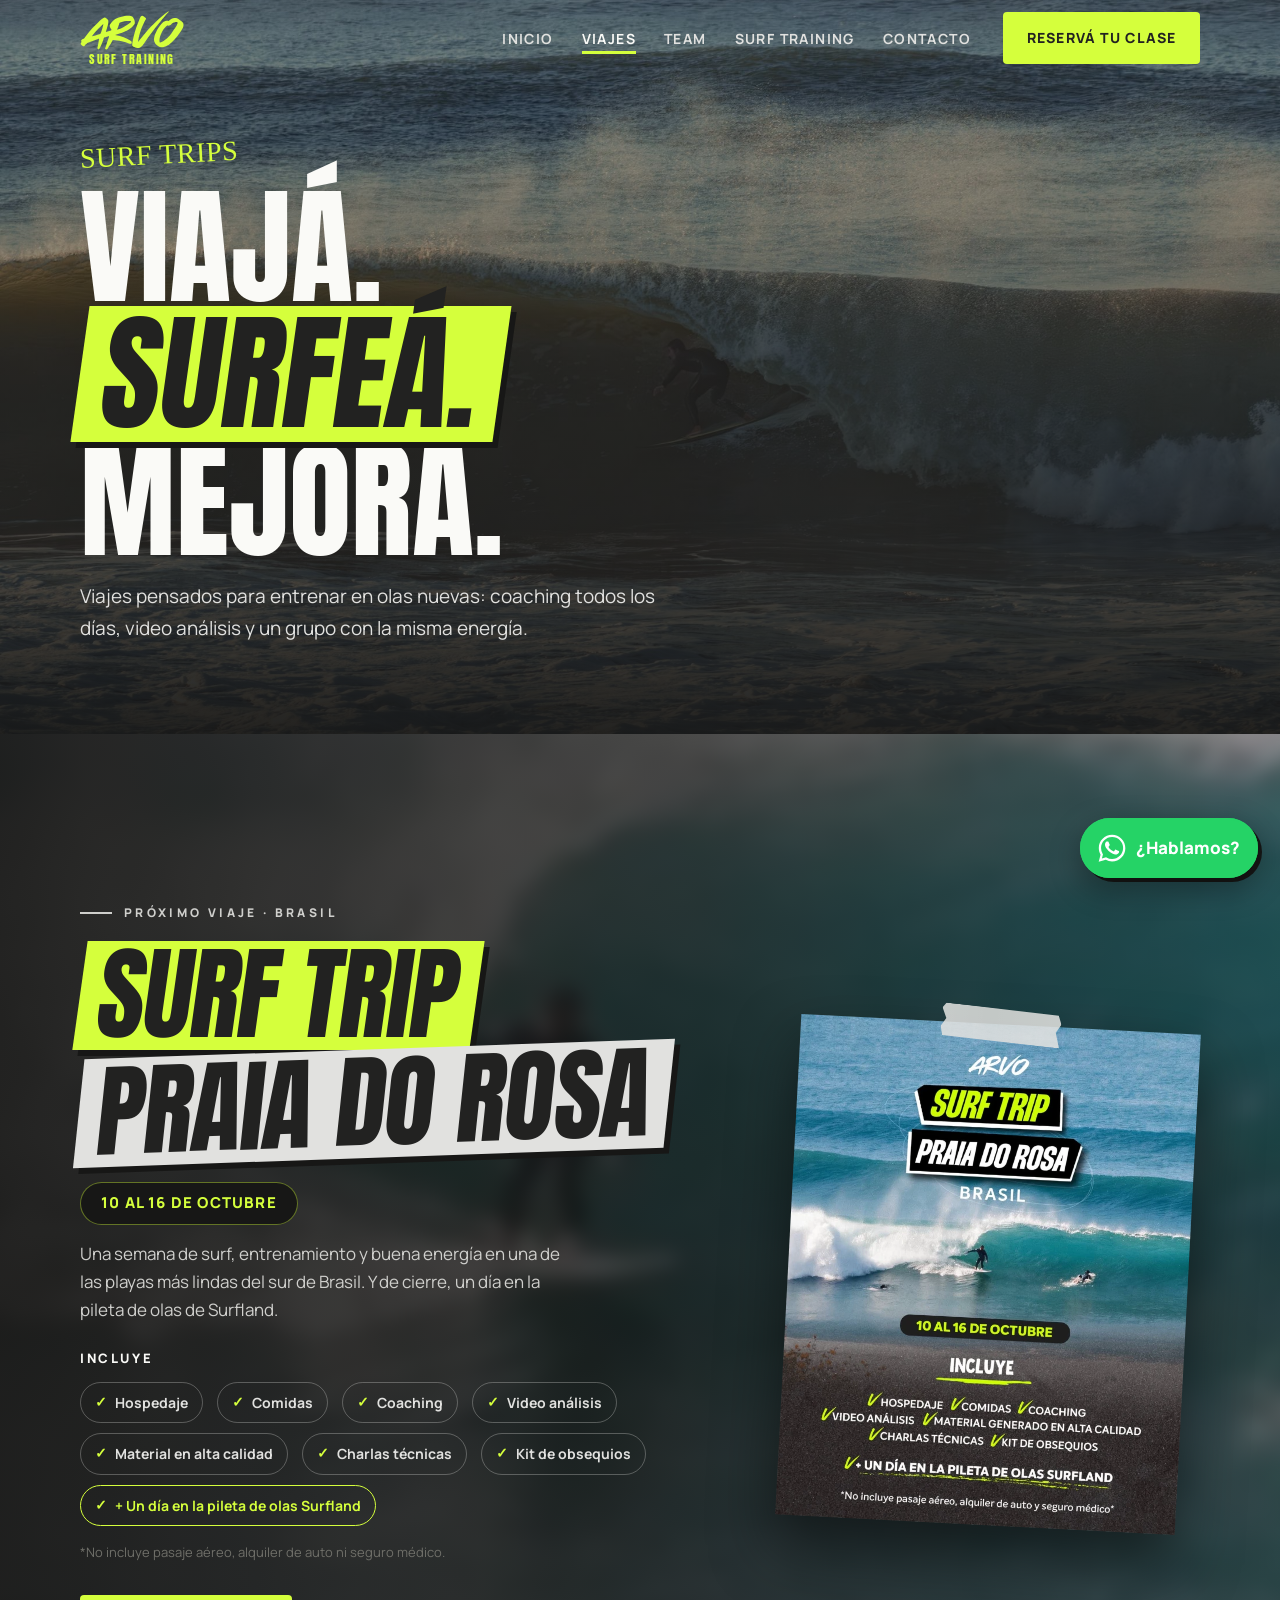
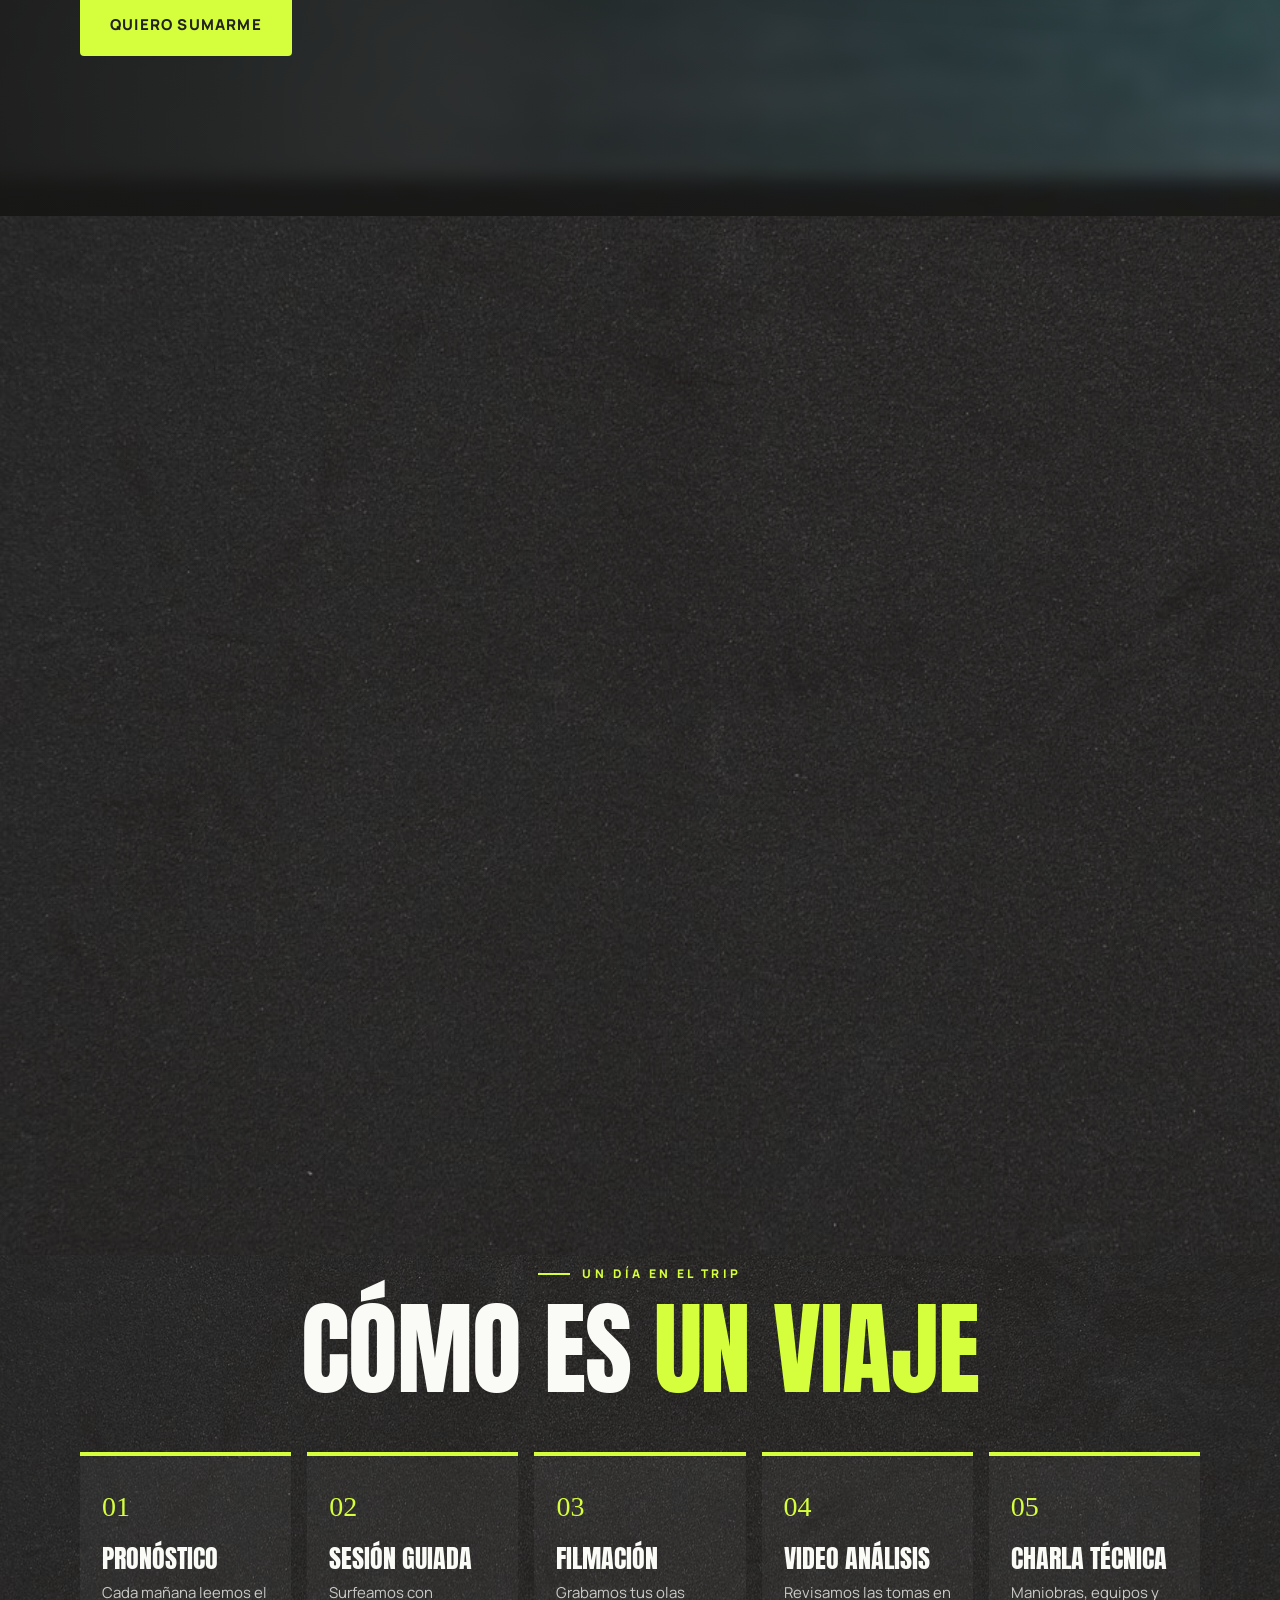
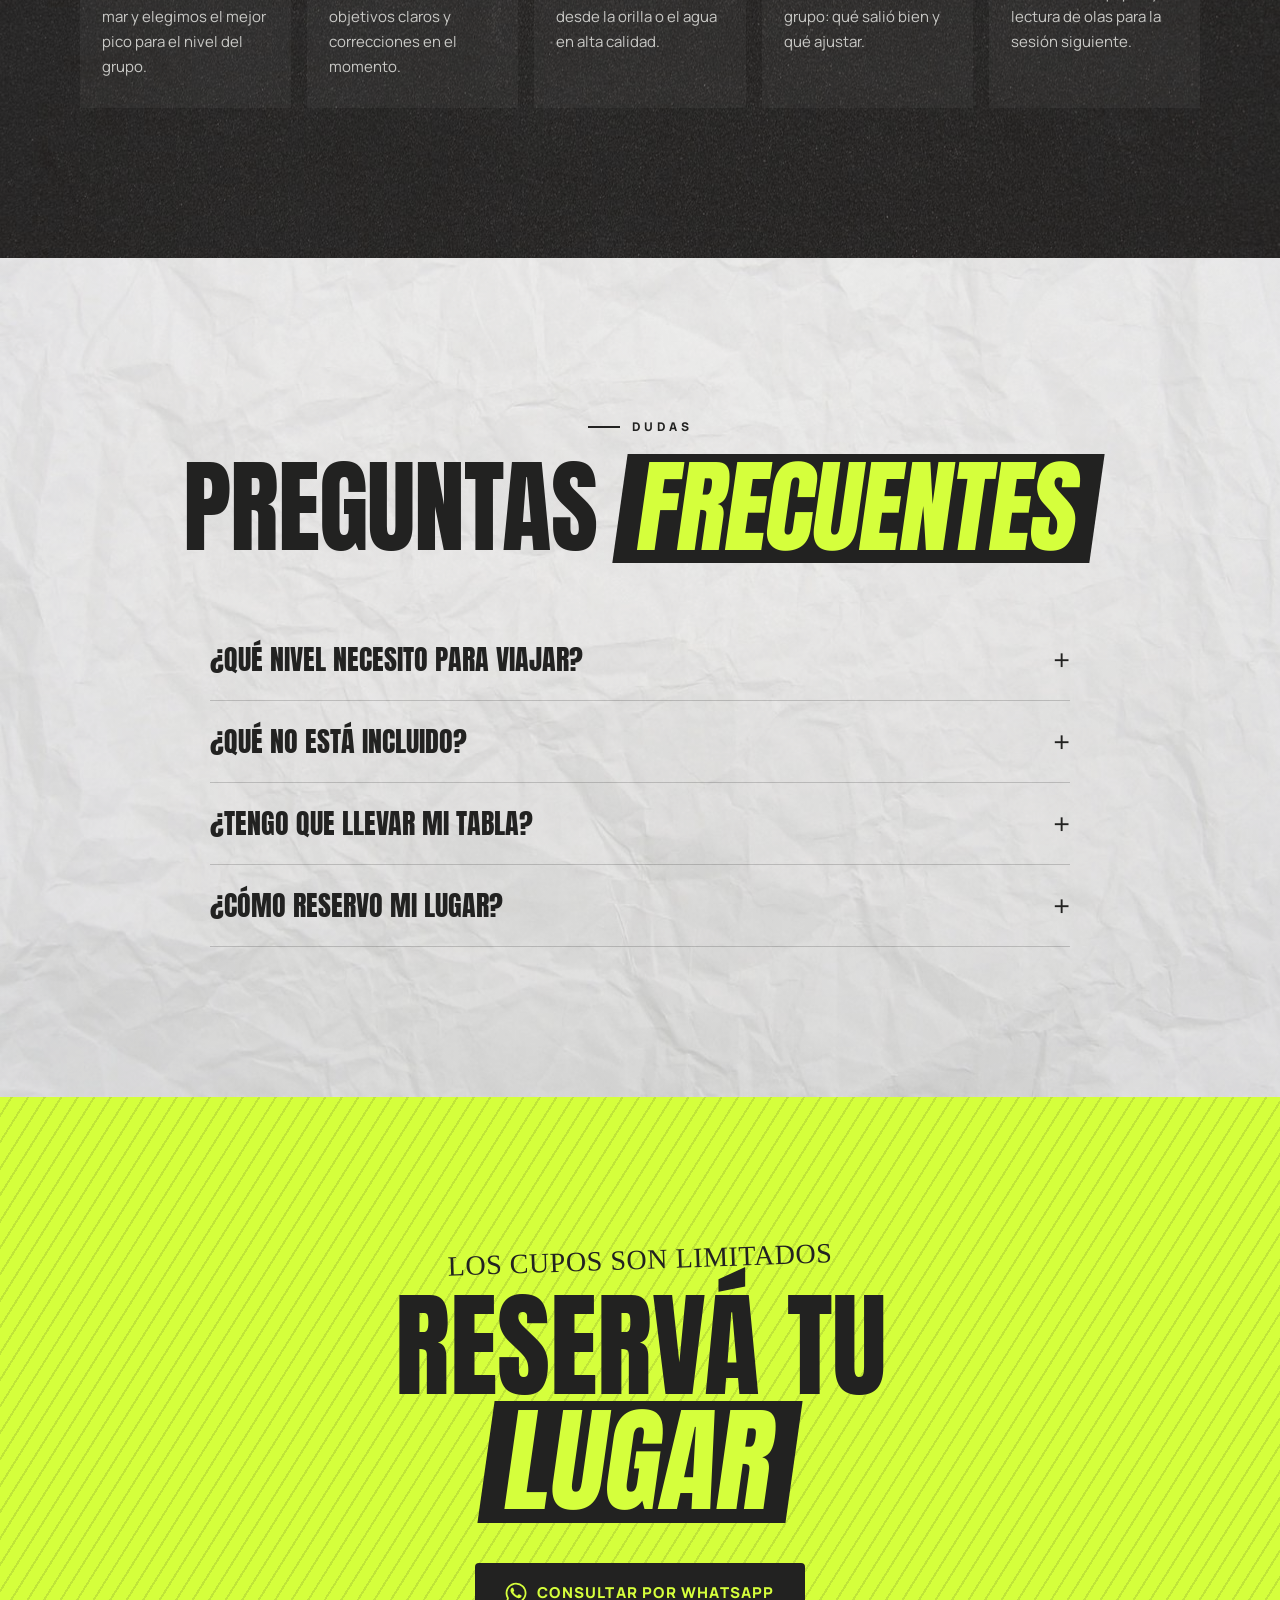
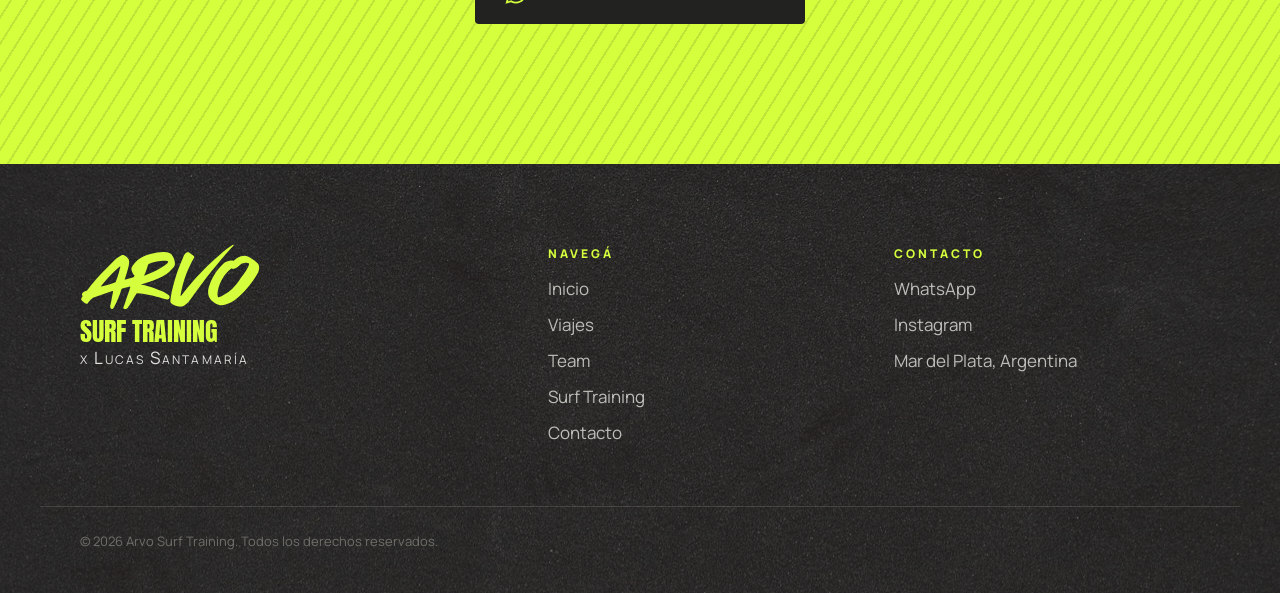
<file: viajes.html>
<!DOCTYPE html>
<html lang="es">
<head>
  <meta charset="UTF-8">
  <meta name="viewport" content="width=device-width, initial-scale=1.0">
  <title>Viajes de surf | Arvo Surf Training</title>
  <meta name="description" content="Surf trips con coaching, video análisis y hospedaje: Praia do Rosa (Brasil), Pichilemu (Chile) y salidas por la costa argentina.">
  <meta name="theme-color" content="#222221">
  <link rel="icon" href="assets/arvo-wordmark.svg" type="image/svg+xml">
  <link rel="preconnect" href="https://fonts.googleapis.com">
  <link rel="preconnect" href="https://fonts.gstatic.com" crossorigin>
  <link href="https://fonts.googleapis.com/css2?family=Anton&family=Manrope:wght@400;500;700;800&family=Permanent+Marker&display=swap" rel="stylesheet">
  <link rel="stylesheet" href="css/styles.css?v=3">
</head>
<body>

  <!-- ===== HEADER ===== -->
  <header class="header" id="header">
    <div class="container header__inner">
      <a href="index.html" class="logo" aria-label="Arvo Surf Training - Inicio">
        <img src="assets/arvo-wordmark.svg" alt="" class="logo__mark">
        <span class="logo__sub">Surf Training</span>
      </a>

      <nav class="nav" id="nav" aria-label="Principal">
        <ul class="nav__list">
          <li><a href="index.html" class="nav__link">Inicio</a></li>
          <li><a href="viajes.html" class="nav__link is-active" aria-current="page">Viajes</a></li>
          <li><a href="team.html" class="nav__link">Team</a></li>
          <li><a href="surf-training.html" class="nav__link">Surf Training</a></li>
          <li><a href="contacto.html" class="nav__link">Contacto</a></li>
        </ul>
        <a href="#" class="btn btn--lime nav__cta js-whatsapp">Reservá tu clase</a>
      </nav>

      <button class="burger" id="burger" aria-label="Abrir menú" aria-expanded="false" aria-controls="nav">
        <span></span><span></span><span></span>
      </button>
    </div>
  </header>

  <main>
    <section class="page-hero">
      <img class="page-hero__bg" src="assets/web/img-p21-82.jpg" alt="" style="object-position:center 60%">
      <div class="container page-hero__content">
        <p class="hand">Surf trips</p>
        <h1 class="page-hero__title">Viajá.<br><span class="tag-lime">Surfeá.</span><br>Mejorá.</h1>
        <p class="page-hero__lead">Viajes pensados para entrenar en olas nuevas: coaching todos los días, video análisis y un grupo con la misma energía.</p>
      </div>
    </section>

    <!-- Próximo viaje -->
    <section class="trip">
      <img class="trip__bg" src="assets/web/trip-praia-do-rosa-ola.jpg" alt="" loading="lazy">
      <div class="trip__overlay"></div>
      <div class="container trip__grid">
        <div class="trip__text reveal">
          <p class="eyebrow">Próximo viaje · Brasil</p>
          <h2 class="title">
            <span class="tag-lime">Surf trip</span><br>
            <span class="tag-outline tag-outline--tilt">Praia do Rosa</span>
          </h2>
          <p class="trip__date">10 al 16 de octubre</p>
          <p>Una semana de surf, entrenamiento y buena energía en una de las playas más lindas del sur de Brasil. Y de cierre, un día en la pileta de olas de Surfland.</p>
          <p class="trip__includes-title">Incluye</p>
          <ul class="checks">
            <li>Hospedaje</li>
            <li>Comidas</li>
            <li>Coaching</li>
            <li>Video análisis</li>
            <li>Material en alta calidad</li>
            <li>Charlas técnicas</li>
            <li>Kit de obsequios</li>
            <li class="checks__highlight">+ Un día en la pileta de olas Surfland</li>
          </ul>
          <p class="trip__note">*No incluye pasaje aéreo, alquiler de auto ni seguro médico.</p>
          <a href="#" class="btn btn--lime btn--lg js-whatsapp">Quiero sumarme</a>
        </div>
        <div class="trip__poster reveal">
          <span class="tape tape--top" aria-hidden="true"></span>
          <img src="assets/web/trip-praia-do-rosa.webp" alt="Afiche Surf Trip Praia do Rosa, Brasil, del 10 al 16 de octubre" loading="lazy">
        </div>
      </div>
    </section>

    <!-- Destinos -->
    <section class="section texture-dark">
      <div class="container">
        <div class="section__head reveal">
          <p class="eyebrow">Destinos</p>
          <h2 class="title">Nuestros <span class="lime">trips</span></h2>
        </div>
        <div class="trips">
          <article class="trip-card reveal">
            <div class="trip-card__img">
              <img src="assets/web/trip-praia-do-rosa-ola.jpg" alt="Ola en Praia do Rosa" loading="lazy">
              <span class="trip-card__badge">Próximo</span>
            </div>
            <div class="trip-card__body">
              <p class="trip-card__place">Brasil</p>
              <h3>Praia do Rosa</h3>
              <p>Beach breaks con agua cálida y un día en la pileta de olas de Surfland. Del 10 al 16 de octubre.</p>
              <a href="#" class="link-arrow js-whatsapp">Reservar lugar <span aria-hidden="true">→</span></a>
            </div>
          </article>
          <article class="trip-card reveal">
            <div class="trip-card__img">
              <img src="assets/web/trip-pichilemu.jpg" alt="Olas en Pichilemu, Chile" loading="lazy">
              <span class="trip-card__badge trip-card__badge--muted">Consultá fechas</span>
            </div>
            <div class="trip-card__body">
              <p class="trip-card__place">Chile</p>
              <h3>Pichilemu</h3>
              <p>Izquierdas de clase mundial para perfeccionar línea y técnica. Hospedaje, comidas, coaching y video análisis.</p>
              <a href="#" class="link-arrow js-whatsapp">Pedir info <span aria-hidden="true">→</span></a>
            </div>
          </article>
          <article class="trip-card reveal">
            <div class="trip-card__img">
              <img src="assets/web/img-p23-104.jpg" alt="Surfista en la costa atlántica" loading="lazy">
              <span class="trip-card__badge trip-card__badge--muted">Todo el año</span>
            </div>
            <div class="trip-card__body">
              <p class="trip-card__place">Costa Atlántica · Argentina</p>
              <h3>Trips locales</h3>
              <p>Salidas desde Mar del Plata a los picos de la costa según el pronóstico. Ideal para sumar horas de agua en distintos fondos.</p>
              <a href="#" class="link-arrow js-whatsapp">Pedir info <span aria-hidden="true">→</span></a>
            </div>
          </article>
        </div>
      </div>
    </section>

    <!-- Cómo es un viaje -->
    <section class="section texture-dark" style="padding-top:0">
      <div class="container">
        <div class="section__head reveal">
          <p class="eyebrow">Un día en el trip</p>
          <h2 class="title">Cómo es <span class="lime">un viaje</span></h2>
        </div>
        <div class="steps">
          <div class="step reveal"><h3>Pronóstico</h3><p>Cada mañana leemos el mar y elegimos el mejor pico para el nivel del grupo.</p></div>
          <div class="step reveal"><h3>Sesión guiada</h3><p>Surfeamos con objetivos claros y correcciones en el momento.</p></div>
          <div class="step reveal"><h3>Filmación</h3><p>Grabamos tus olas desde la orilla o el agua en alta calidad.</p></div>
          <div class="step reveal"><h3>Video análisis</h3><p>Revisamos las tomas en grupo: qué salió bien y qué ajustar.</p></div>
          <div class="step reveal"><h3>Charla técnica</h3><p>Maniobras, equipos y lectura de olas para la sesión siguiente.</p></div>
        </div>
      </div>
    </section>

    <!-- FAQ -->
    <section class="section texture-light">
      <div class="container">
        <div class="section__head reveal">
          <p class="eyebrow eyebrow--dark">Dudas</p>
          <h2 class="title title--dark">Preguntas <span class="tag-dark">frecuentes</span></h2>
        </div>
        <div class="faq reveal">
          <details>
            <summary>¿Qué nivel necesito para viajar?</summary>
            <p>Tenés que poder remar, pasar la rompiente y ponerte de pie solo. Armamos los grupos y los picos según el nivel de cada uno, así que no hace falta ser avanzado.</p>
          </details>
          <details>
            <summary>¿Qué no está incluido?</summary>
            <p>El pasaje aéreo, el alquiler de auto y el seguro médico corren por tu cuenta. Te ayudamos a organizar los traslados.</p>
          </details>
          <details>
            <summary>¿Tengo que llevar mi tabla?</summary>
            <p>Recomendamos viajar con tu equipo. Si no tenés, consultanos y vemos opciones de alquiler en destino.</p>
          </details>
          <details>
            <summary>¿Cómo reservo mi lugar?</summary>
            <p>Escribinos por WhatsApp y te pasamos el detalle del viaje, los cupos disponibles y las formas de pago.</p>
          </details>
        </div>
      </div>
    </section>

    <section class="cta">
      <div class="container cta__inner reveal">
        <p class="hand cta__kicker">Los cupos son limitados</p>
        <h2 class="cta__title">Reservá tu<br><span class="tag-dark">lugar</span></h2>
        <a href="#" class="btn btn--dark btn--lg js-whatsapp">
          <svg class="icon" aria-hidden="true"><use href="#i-whatsapp"/></svg>
          Consultar por WhatsApp
        </a>
      </div>
    </section>  </main>

  <!-- ===== FOOTER ===== -->
  <footer class="footer texture-dark">
    <div class="container footer__grid">
      <div class="footer__brand">
        <img src="assets/arvo-wordmark.svg" alt="Arvo" class="footer__logo">
        <p class="footer__lockup">Surf Training</p>
        <p class="footer__by">x Lucas Santamaría</p>
      </div>
      <nav aria-label="Pie de página">
        <p class="footer__title">Navegá</p>
        <ul>
          <li><a href="index.html">Inicio</a></li>
          <li><a href="viajes.html">Viajes</a></li>
          <li><a href="team.html">Team</a></li>
          <li><a href="surf-training.html">Surf Training</a></li>
          <li><a href="contacto.html">Contacto</a></li>
        </ul>
      </nav>
      <div>
        <p class="footer__title">Contacto</p>
        <ul>
          <li><a href="#" class="js-whatsapp">WhatsApp</a></li>
          <li><a href="https://www.instagram.com/arvo_surftraining/" target="_blank" rel="noopener">Instagram</a></li>
          <li>Mar del Plata, Argentina</li>
        </ul>
      </div>
    </div>
    <div class="container footer__bottom">
      <p>© <span id="year"></span> Arvo Surf Training. Todos los derechos reservados.</p>
    </div>
  </footer>

  <!-- ===== WHATSAPP FLOTANTE ===== -->
  <a href="#" class="wa-float js-whatsapp" aria-label="Chatear por WhatsApp">
    <svg class="icon" aria-hidden="true"><use href="#i-whatsapp"/></svg>
    <span class="wa-float__label">¿Hablamos?</span>
  </a>

  <!-- Iconos -->
  <svg width="0" height="0" style="position:absolute" aria-hidden="true">
    <symbol id="i-whatsapp" viewBox="0 0 24 24">
      <path fill="currentColor" d="M17.47 14.38c-.3-.15-1.76-.87-2.03-.97-.27-.1-.47-.15-.67.15-.2.3-.77.97-.94 1.17-.17.2-.35.22-.64.07-.3-.15-1.26-.46-2.4-1.48-.89-.79-1.49-1.77-1.66-2.07-.17-.3-.02-.46.13-.61.13-.13.3-.35.45-.52.15-.17.2-.3.3-.5.1-.2.05-.37-.02-.52-.08-.15-.67-1.62-.92-2.22-.24-.58-.49-.5-.67-.51h-.57c-.2 0-.52.07-.79.37-.27.3-1.04 1.02-1.04 2.48s1.07 2.88 1.21 3.08c.15.2 2.1 3.2 5.08 4.49.71.31 1.26.49 1.69.63.71.23 1.36.2 1.87.12.57-.09 1.76-.72 2.01-1.41.25-.7.25-1.29.17-1.41-.07-.12-.27-.2-.57-.35zM12.05 21.5h-.01a9.4 9.4 0 0 1-4.8-1.32l-.34-.2-3.57.94.95-3.48-.22-.36a9.4 9.4 0 0 1-1.44-5.02c0-5.2 4.24-9.44 9.45-9.44a9.4 9.4 0 0 1 9.44 9.45c0 5.2-4.24 9.43-9.46 9.43zm8.04-17.47A11.3 11.3 0 0 0 12.05.7C5.78.7.68 5.8.68 12.06c0 2 .52 3.96 1.52 5.68L.58 23.7l6.1-1.6a11.3 11.3 0 0 0 5.37 1.37h.01c6.26 0 11.36-5.1 11.37-11.36 0-3.04-1.18-5.89-3.34-8.04z"/>
    </symbol>
    <symbol id="i-instagram" viewBox="0 0 24 24">
      <path fill="none" stroke="currentColor" stroke-width="2" d="M7 2.5h10A4.5 4.5 0 0 1 21.5 7v10a4.5 4.5 0 0 1-4.5 4.5H7A4.5 4.5 0 0 1 2.5 17V7A4.5 4.5 0 0 1 7 2.5zM12 16.2a4.2 4.2 0 1 0 0-8.4 4.2 4.2 0 0 0 0 8.4zM17.6 6.4h.01"/>
    </symbol>
    <symbol id="i-pin" viewBox="0 0 24 24">
      <path fill="none" stroke="currentColor" stroke-width="2" stroke-linejoin="round" d="M12 21.5s-7-6.1-7-11.8a7 7 0 0 1 14 0c0 5.7-7 11.8-7 11.8zM12 12.4a2.7 2.7 0 1 0 0-5.4 2.7 2.7 0 0 0 0 5.4z"/>
    </symbol>
  </svg>

  <script src="js/main.js?v=3"></script>
</body>
</html>
</file>
<file: css/styles.css>
/* =========================================================
   ARVO SURF TRAINING — estilos globales
   Paleta (Brand Guidelines):
     P Black 6C       #222221
     P 663 C          #E1E1DF
     P 374 C (lima)   #D5FF3C
     P Cool Gray 9 C  #6F6F69
   Tipografías: Thunder LC -> Anton (títulos)
                Intelo Alt -> Manrope (textos)
                MBJ Handwriting -> Permanent Marker (detalles)
   ========================================================= */

:root {
  --black: #222221;
  --black-deep: #171716;
  --light: #E1E1DF;
  --lime: #D5FF3C;
  --gray: #6F6F69;
  --white: #FAFAF7;

  --font-title: "Anton", "Impact", sans-serif;
  --font-body: "Manrope", system-ui, sans-serif;
  --font-hand: "Permanent Marker", cursive;

  --container: 1200px;
  --gutter: clamp(16px, 4vw, 40px);
  --header-h: 76px;
  --radius: 4px;
  --ease: cubic-bezier(.2, .7, .2, 1);
}

*, *::before, *::after { box-sizing: border-box; }
html { scroll-behavior: smooth; -webkit-text-size-adjust: 100%; }
body {
  margin: 0;
  font-family: var(--font-body);
  font-size: 17px;
  line-height: 1.65;
  color: var(--light);
  background: var(--black);
  overflow-x: hidden;
}
img { display: block; max-width: 100%; height: auto; }
a { color: inherit; }
ul { margin: 0; padding: 0; list-style: none; }
h1, h2, h3 { margin: 0; font-weight: 400; }
p { margin: 0 0 1em; }
strong { color: var(--white); font-weight: 700; }
:focus-visible { outline: 3px solid var(--lime); outline-offset: 3px; }

.container { width: 100%; max-width: var(--container); margin-inline: auto; padding-inline: var(--gutter); }
.center { text-align: center; }
.lime { color: var(--lime); }

/* ---------- Texturas de marca ---------- */
.texture-dark {
  background-color: var(--black);
  background-image: linear-gradient(rgba(34,34,33,.55), rgba(34,34,33,.55)), url("../assets/web/img-p01-136.jpg");
  background-size: cover;
}
.texture-light {
  color: var(--black);
  background-color: var(--light);
  background-image: linear-gradient(rgba(225,225,223,.55), rgba(225,225,223,.55)), url("../assets/web/img-p01-10411.jpg");
  background-size: cover;
}

/* ---------- Tipografía ---------- */
.eyebrow {
  display: inline-flex; align-items: center; gap: 12px;
  font-size: 12px; font-weight: 800; letter-spacing: .28em; text-transform: uppercase;
  color: var(--lime); margin-bottom: 18px;
}
.eyebrow::before { content: ""; width: 32px; height: 2px; background: currentColor; }
.eyebrow--dark { color: var(--black); }

.title {
  font-family: var(--font-title);
  font-size: clamp(48px, 8vw, 104px);
  line-height: .92;
  text-transform: uppercase;
  letter-spacing: -.01em;
  color: var(--white);
  margin-bottom: 28px;
}
.title--dark { color: var(--black); }
.hand { font-family: var(--font-hand); text-transform: uppercase; letter-spacing: .02em; }

/* Etiquetas estilo "sticker" como en los layouts de IG */
.tag-lime, .tag-dark, .tag-outline {
  display: inline-block; padding: .02em .18em .04em; line-height: 1;
  transform: skewX(-8deg);
}
.tag-lime { background: var(--lime); color: var(--black); box-shadow: 6px 6px 0 var(--black-deep); }
.tag-lime--tilt { transform: skewX(-8deg) rotate(-2deg); }
.tag-dark { background: var(--black); color: var(--lime); }
.tag-outline { background: var(--light); color: var(--black); box-shadow: 6px 6px 0 var(--black-deep); }

/* ---------- Botones ---------- */
.btn {
  display: inline-flex; align-items: center; justify-content: center; gap: 10px;
  padding: 12px 22px; border: 2px solid transparent; border-radius: var(--radius);
  font-family: var(--font-body); font-weight: 800; font-size: 14px;
  letter-spacing: .08em; text-transform: uppercase; text-decoration: none;
  cursor: pointer; transition: transform .25s var(--ease), background .25s, color .25s, box-shadow .25s;
}
.btn:hover { transform: translate(-3px, -3px); }
.btn--lg { padding: 16px 28px; font-size: 15px; }
.btn--lime { background: var(--lime); color: var(--black); }
.btn--lime:hover { box-shadow: 5px 5px 0 var(--white); }
.btn--dark { background: var(--black); color: var(--lime); }
.btn--dark:hover { box-shadow: 5px 5px 0 var(--gray); }
.btn--ghost { border-color: var(--white); color: var(--white); }
.btn--ghost:hover { background: var(--white); color: var(--black); box-shadow: 5px 5px 0 var(--lime); }
.icon { width: 22px; height: 22px; flex: none; }

.link-arrow {
  display: inline-flex; gap: 10px; align-items: center;
  font-weight: 800; letter-spacing: .08em; text-transform: uppercase; font-size: 14px;
  color: var(--lime); text-decoration: none; border-bottom: 2px solid var(--lime); padding-bottom: 4px;
}
.link-arrow span { transition: transform .25s var(--ease); }
.link-arrow:hover span { transform: translateX(6px); }

/* ---------- Header ---------- */
.header {
  position: fixed; inset: 0 0 auto; z-index: 50; height: var(--header-h);
  display: flex; align-items: center;
  transition: background .3s, box-shadow .3s, height .3s;
}
/* El blur va en un pseudo-elemento: backdrop-filter en .header atraparía el menú mobile (position: fixed) */
.header::before {
  content: ""; position: absolute; inset: 0; z-index: -1; opacity: 0;
  background: rgba(23,23,22,.92); backdrop-filter: blur(10px); box-shadow: 0 1px 0 rgba(213,255,60,.18);
  transition: opacity .3s;
}
.header.is-scrolled { --header-h: 64px; }
.header.is-scrolled::before { opacity: 1; }
.header__inner { display: flex; align-items: center; justify-content: space-between; gap: 24px; }

.logo { display: flex; flex-direction: column; align-items: center; text-decoration: none; line-height: 1; }
.logo__mark { width: 104px; }
.logo__sub { font-family: var(--font-title); font-size: 12px; letter-spacing: .12em; text-transform: uppercase; color: var(--lime); margin-top: 3px; }

.nav { display: flex; align-items: center; gap: 32px; }
.nav__list { display: flex; gap: 28px; }
.nav__link {
  position: relative; text-decoration: none; font-weight: 700; font-size: 14px;
  letter-spacing: .1em; text-transform: uppercase; color: var(--light); padding: 6px 0;
  transition: color .2s;
}
.nav__link::after {
  content: ""; position: absolute; left: 0; bottom: 0; height: 3px; width: 100%;
  background: var(--lime); transform: scaleX(0); transform-origin: left; transition: transform .3s var(--ease);
}
.nav__link:hover, .nav__link.is-active { color: var(--white); }
.nav__link:hover::after, .nav__link.is-active::after { transform: scaleX(1); }

.burger { display: none; }

/* ---------- Hero ---------- */
.hero {
  position: relative; min-height: 100vh; min-height: 100svh;
  display: flex; align-items: center; overflow: hidden;
  padding: calc(var(--header-h) + 40px) 0 100px;
}
.hero__bg, .hero__bg img { position: absolute; inset: 0; width: 100%; height: 100%; }
.hero__bg img { object-fit: cover; object-position: 62% 40%; transform: scale(1.06); animation: heroZoom 14s var(--ease) forwards; }
@keyframes heroZoom { to { transform: scale(1); } }
.hero__overlay {
  position: absolute; inset: 0;
  background:
    linear-gradient(90deg, rgba(23,23,22,.92) 0%, rgba(23,23,22,.6) 45%, rgba(23,23,22,.15) 100%),
    linear-gradient(0deg, rgba(23,23,22,.85) 0%, transparent 35%);
}
.hero__content { position: relative; z-index: 2; }
.hero__kicker { color: var(--lime); font-size: clamp(20px, 2.4vw, 28px); margin-bottom: 8px; transform: rotate(-3deg); transform-origin: left; }
.hero__title {
  font-family: var(--font-title); text-transform: uppercase; color: var(--white);
  font-size: clamp(60px, 11vw, 156px); line-height: .9; margin-bottom: 28px;
}
.hero__title .tag-lime { margin: .06em 0; }
.hero__lead { max-width: 520px; font-size: clamp(16px, 1.6vw, 19px); color: var(--light); margin-bottom: 36px; }
.hero__actions { display: flex; flex-wrap: wrap; gap: 16px; }

.hero__badge {
  position: absolute; right: clamp(24px, 6vw, 96px); bottom: 210px; z-index: 2;
  width: 170px; height: 170px; display: grid; place-items: center;
}
.badge-ring { position: absolute; inset: 0; animation: spin 22s linear infinite; }
.badge-ring text { font-family: var(--font-body); font-weight: 800; font-size: 15.5px; letter-spacing: .2em; fill: var(--lime); }
.badge-mark { width: 88px; }
@keyframes spin { to { transform: rotate(360deg); } }

.hero__scroll {
  position: absolute; left: 50%; bottom: 28px; z-index: 2; translate: -50% 0;
  width: 26px; height: 42px; border: 2px solid var(--light); border-radius: 14px;
}
.hero__scroll span { position: absolute; left: 50%; top: 8px; width: 4px; height: 8px; margin-left: -2px; border-radius: 2px; background: var(--lime); animation: scrollDot 1.8s infinite; }
@keyframes scrollDot { 0% { opacity: 0; transform: translateY(0); } 40% { opacity: 1; } 100% { opacity: 0; transform: translateY(14px); } }

/* ---------- Marquee ---------- */
.marquee {
  overflow: hidden; background: var(--lime); color: var(--black);
  padding: 16px 0; transform: rotate(-1.5deg) scale(1.03); margin: -18px 0 0; position: relative; z-index: 3;
  box-shadow: 0 10px 0 var(--black-deep);
}
.marquee__track { display: flex; width: max-content; gap: 28px; align-items: center; animation: marquee 32s linear infinite; }
.marquee span { font-family: var(--font-title); font-size: clamp(22px, 3vw, 34px); text-transform: uppercase; white-space: nowrap; }
.marquee i { font-style: normal; font-size: 18px; }
@keyframes marquee { to { transform: translateX(-50%); } }

/* ---------- Secciones ---------- */
.section { padding: clamp(80px, 12vw, 150px) 0; }
.section__head { text-align: center; margin-bottom: 56px; }
.section__head .eyebrow { justify-content: center; }
.section__head .title { margin-bottom: 10px; }
.section__note { color: var(--gray); font-size: 20px; transform: rotate(-2deg); }

/* Tapes (cinta de embalar) */
.tape {
  position: absolute; z-index: 3; width: 120px; height: 34px;
  background: rgba(34,34,33,.88);
  background-image: linear-gradient(90deg, rgba(255,255,255,.06), rgba(255,255,255,0) 40%, rgba(255,255,255,.08));
  clip-path: polygon(3% 0, 97% 4%, 100% 30%, 96% 55%, 100% 100%, 2% 96%, 0 70%, 4% 45%, 0 15%);
}
.tape--tl { top: -14px; left: -26px; transform: rotate(-32deg); }
.tape--br { bottom: -12px; right: -24px; transform: rotate(-28deg); }
.tape--top { top: -16px; left: 50%; margin-left: -60px; transform: rotate(3deg); background-color: rgba(225,225,223,.85); }

/* ---------- Coach ---------- */
.coach__grid { display: grid; grid-template-columns: 1.05fr 1fr; gap: clamp(40px, 7vw, 100px); align-items: center; }
.coach__media { position: relative; }
.coach__media img { width: 100%; aspect-ratio: 4 / 5; object-fit: cover; object-position: 40% 50%; filter: grayscale(.25) contrast(1.05); box-shadow: 18px 18px 0 var(--lime); }
.coach__text p { color: #c9c9c6; max-width: 520px; }

.stats { display: grid; grid-template-columns: repeat(3, 1fr); gap: 16px; margin: 36px 0 40px; padding-top: 28px; border-top: 1px solid rgba(225,225,223,.2); }
.stats strong { display: block; font-family: var(--font-title); font-size: clamp(34px, 4vw, 48px); line-height: 1; color: var(--lime); font-weight: 400; }
.stats span { font-size: 13px; text-transform: uppercase; letter-spacing: .1em; color: var(--light); }

/* ---------- Servicios ---------- */
.cards { display: grid; grid-template-columns: repeat(3, 1fr); gap: 20px; margin-bottom: 56px; }
.card {
  position: relative; padding: 36px 30px 32px; background: var(--white);
  border: 2px solid var(--black); border-radius: var(--radius);
  transition: transform .3s var(--ease), box-shadow .3s var(--ease), background .3s;
}
.card:hover { transform: translate(-6px, -6px); box-shadow: 8px 8px 0 var(--black); background: var(--lime); }
.card__num { font-family: var(--font-hand); font-size: 26px; color: var(--gray); display: block; margin-bottom: 18px; }
.card:hover .card__num { color: var(--black); }
.card h3 { font-family: var(--font-title); font-size: 30px; line-height: 1; text-transform: uppercase; margin-bottom: 14px; }
.card p { margin: 0; font-size: 15.5px; color: #3c3c3a; }

/* ---------- Trip ---------- */
.trip { position: relative; padding: clamp(90px, 13vw, 160px) 0; overflow: hidden; }
.trip__bg { position: absolute; inset: 0; width: 100%; height: 100%; object-fit: cover; object-position: center 45%; filter: blur(8px) saturate(.8); transform: scale(1.1); }
.trip__overlay { position: absolute; inset: 0; background: linear-gradient(90deg, rgba(23,23,22,.94) 0%, rgba(23,23,22,.75) 55%, rgba(23,23,22,.45) 100%); }
.trip__grid { position: relative; display: grid; grid-template-columns: 1.2fr .8fr; gap: 60px; align-items: center; }
.trip__text .title { font-size: clamp(52px, 8vw, 110px); line-height: 1.02; }
.tag-outline--tilt { transform: skewX(-8deg) rotate(-2deg); }
.trip__date {
  display: inline-block; padding: 8px 20px; border-radius: 40px; margin-top: -4px;
  background: var(--black-deep); border: 1px solid rgba(213,255,60,.4);
  color: var(--lime) !important; font-weight: 800; letter-spacing: .08em; text-transform: uppercase; font-size: 15px;
}
.checks__highlight { border-color: var(--lime) !important; color: var(--lime); }
.trip__note { font-size: 13px; color: var(--gray) !important; margin: -24px 0 32px; }
.trip__text > p { max-width: 480px; color: #cfcfcc; }
.trip__includes-title { font-weight: 800; letter-spacing: .2em; text-transform: uppercase; font-size: 13px; color: var(--white) !important; margin-top: 24px; }
.checks { display: flex; flex-wrap: wrap; gap: 10px 14px; margin-bottom: 40px; }
.checks li { display: flex; align-items: center; gap: 8px; padding: 8px 14px; border: 1px solid rgba(225,225,223,.3); border-radius: 40px; font-size: 14px; font-weight: 700; }
.checks li::before { content: "✓"; font-family: var(--font-hand); color: var(--lime); }
.trip__poster { position: relative; justify-self: center; max-width: 400px; transform: rotate(3deg); transition: transform .4s var(--ease); }
.trip__poster:hover { transform: rotate(0) scale(1.02); }
.trip__poster img { box-shadow: 0 30px 60px rgba(0,0,0,.5); }

/* ---------- Team ---------- */
.team__grid { display: grid; grid-template-columns: .9fr 1.1fr; gap: clamp(40px, 7vw, 100px); align-items: center; }
.team__text p { color: #c9c9c6; max-width: 460px; margin-bottom: 32px; }
.team__media { position: relative; padding-bottom: 60px; }
.team__media > img { width: 100%; aspect-ratio: 3 / 2; object-fit: cover; box-shadow: -18px 18px 0 var(--gray); }
.team__sticker { position: absolute; right: -10px; bottom: 0; width: 34%; transform: rotate(6deg); box-shadow: 0 20px 40px rgba(0,0,0,.5); border: 6px solid var(--white); }

/* ---------- Galería ---------- */
.gallery { display: grid; grid-template-columns: 2fr 1fr 2fr; height: clamp(260px, 32vw, 460px); background: var(--black-deep); }
.gallery__item { margin: 0; overflow: hidden; }
.gallery__item img { width: 100%; height: 100%; object-fit: cover; filter: grayscale(1) contrast(1.1); transition: filter .5s, transform .6s var(--ease); }
.gallery__item:hover img { filter: grayscale(0); transform: scale(1.05); }

/* ---------- CTA ---------- */
.cta { background: var(--lime); color: var(--black); padding: clamp(80px, 11vw, 140px) 0; position: relative; overflow: hidden; }
.cta::before {
  content: ""; position: absolute; inset: 0; opacity: .12;
  background: repeating-linear-gradient(-58deg, var(--black) 0 2px, transparent 2px 14px);
}
.cta__inner { position: relative; text-align: center; }
.cta__kicker { font-size: clamp(20px, 2.4vw, 28px); transform: rotate(-2deg); margin-bottom: 8px; }
.cta__title { font-family: var(--font-title); font-size: clamp(52px, 9vw, 120px); line-height: .95; text-transform: uppercase; margin-bottom: 40px; }

/* ---------- Footer ---------- */
.footer { padding: 80px 0 28px; }
.footer__grid { display: grid; grid-template-columns: 1.4fr 1fr 1fr; gap: 40px; padding-bottom: 50px; border-bottom: 1px solid rgba(225,225,223,.15); }
.footer__logo { width: 180px; }
.footer__lockup { font-family: var(--font-title); font-size: 26px; text-transform: uppercase; color: var(--lime); margin: 8px 0 0; line-height: 1; }
.footer__by { font-variant: small-caps; letter-spacing: .12em; color: var(--light); }
.footer__title { font-weight: 800; font-size: 12px; letter-spacing: .25em; text-transform: uppercase; color: var(--lime); }
.footer ul li { margin-bottom: 8px; color: #bdbdb9; }
.footer ul a { text-decoration: none; transition: color .2s; }
.footer ul a:hover { color: var(--lime); }
.footer__bottom { padding-top: 24px; font-size: 13px; color: var(--gray); }

/* ---------- WhatsApp flotante ---------- */
.wa-float {
  position: fixed; right: 22px; bottom: 22px; z-index: 60;
  display: flex; align-items: center; gap: 10px;
  height: 60px; padding: 0 18px; border-radius: 30px;
  background: #25D366; color: #fff; text-decoration: none; font-weight: 800;
  box-shadow: 0 10px 30px rgba(0,0,0,.35), 4px 4px 0 var(--black-deep);
  transition: transform .25s var(--ease);
}
.wa-float:hover { transform: translateY(-4px); }
.wa-float .icon { width: 28px; height: 28px; }
.wa-float::before {
  content: ""; position: absolute; inset: 0; border-radius: inherit; border: 2px solid #25D366;
  animation: pulse 2.4s infinite; pointer-events: none;
}
@keyframes pulse { 0% { opacity: .8; transform: scale(1); } 100% { opacity: 0; transform: scale(1.35); } }

/* ---------- Reveal on scroll ---------- */
.reveal { opacity: 0; transform: translateY(40px); transition: opacity .8s var(--ease), transform .8s var(--ease); }
.reveal.is-visible { opacity: 1; transform: none; }
.trip__poster.reveal.is-visible { transform: rotate(3deg); }

/* =========================================================
   PÁGINAS INTERNAS
   ========================================================= */

/* ---------- Hero de página ---------- */
.page-hero {
  position: relative; min-height: 72vh; min-height: 72svh; overflow: hidden;
  display: flex; align-items: flex-end; padding: calc(var(--header-h) + 60px) 0 90px;
}
.page-hero__bg { position: absolute; inset: 0; width: 100%; height: 100%; object-fit: cover; }
.page-hero::after {
  content: ""; position: absolute; inset: 0;
  background: linear-gradient(0deg, rgba(23,23,22,.95) 0%, rgba(23,23,22,.55) 55%, rgba(23,23,22,.35) 100%);
}
.page-hero__content { position: relative; z-index: 2; }
.page-hero__title {
  font-family: var(--font-title); text-transform: uppercase; color: var(--white);
  font-size: clamp(56px, 10vw, 140px); line-height: .92; margin-bottom: 22px;
}
.page-hero__lead { max-width: 580px; font-size: clamp(16px, 1.6vw, 19px); margin: 0; }
.page-hero .hand { color: var(--lime); font-size: clamp(20px, 2.4vw, 28px); transform: rotate(-3deg); transform-origin: left; margin-bottom: 6px; }

/* ---------- Bloque imagen + texto ---------- */
.split { display: grid; grid-template-columns: 1fr 1fr; gap: clamp(40px, 7vw, 100px); align-items: center; }
.split--reverse > :first-child { order: 2; }
.split__media { position: relative; }
.split__media img { width: 100%; aspect-ratio: 4 / 3; object-fit: cover; box-shadow: 18px 18px 0 var(--lime); }
.split__media--poster img { aspect-ratio: auto; max-width: 330px; margin-inline: auto; box-shadow: 0 30px 60px rgba(0,0,0,.45); transform: rotate(-3deg); }
.split__text p { color: #c9c9c6; max-width: 540px; }
.texture-light .split__text p { color: #3c3c3a; }

/* ---------- Pasos del método ---------- */
.steps { display: grid; grid-template-columns: repeat(5, 1fr); gap: 16px; counter-reset: step; }
.step { position: relative; padding: 28px 22px; border-top: 4px solid var(--lime); background: rgba(250,250,247,.04); }
.step::before {
  counter-increment: step; content: counter(step, decimal-leading-zero);
  display: block; font-family: var(--font-hand); font-size: 28px; color: var(--lime); margin-bottom: 14px;
}
.step h3 { font-family: var(--font-title); font-size: 26px; line-height: 1; text-transform: uppercase; color: var(--white); margin-bottom: 10px; }
.step p { margin: 0; font-size: 15px; color: #c9c9c6; }

/* ---------- Niveles ---------- */
.levels { display: grid; grid-template-columns: repeat(3, 1fr); gap: 20px; }
.level { padding: 34px 30px; border: 2px solid var(--black); background: var(--white); border-radius: var(--radius); }
.level--featured { background: var(--black); color: var(--light); }
.level__tag { display: inline-block; font-family: var(--font-hand); font-size: 18px; color: var(--gray); margin-bottom: 8px; }
.level--featured .level__tag { color: var(--lime); }
.level h3 { font-family: var(--font-title); font-size: 38px; line-height: 1; text-transform: uppercase; margin-bottom: 14px; }
.level--featured h3 { color: var(--white); }
.level p { font-size: 15.5px; color: #3c3c3a; }
.level--featured p { color: #c9c9c6; }
.level ul li { position: relative; padding-left: 24px; margin-bottom: 8px; font-size: 15px; font-weight: 600; }
.level ul li::before { content: "✓"; position: absolute; left: 0; font-family: var(--font-hand); color: var(--gray); }
.level--featured ul li::before { color: var(--lime); }

/* ---------- Cita ---------- */
.quote { font-size: clamp(20px, 2.2vw, 26px); line-height: 1.4; font-weight: 500; color: var(--white) !important; border-left: 4px solid var(--lime); padding-left: 22px; margin: 26px 0 30px; }
.quote cite { display: block; margin-top: 10px; font-family: var(--font-hand); font-style: normal; font-size: 18px; color: var(--lime); }

/* ---------- Tarjetas de viaje ---------- */
.trips { display: grid; grid-template-columns: repeat(3, 1fr); gap: 24px; }
.trip-card { display: flex; flex-direction: column; background: var(--black-deep); border: 1px solid rgba(225,225,223,.12); border-radius: var(--radius); overflow: hidden; transition: transform .3s var(--ease), box-shadow .3s var(--ease); }
.trip-card:hover { transform: translateY(-6px); box-shadow: 0 0 0 2px var(--lime); }
.trip-card__img { position: relative; aspect-ratio: 4 / 3; overflow: hidden; }
.trip-card__img img { width: 100%; height: 100%; object-fit: cover; transition: transform .6s var(--ease); }
.trip-card:hover .trip-card__img img { transform: scale(1.05); }
.trip-card__badge { position: absolute; top: 14px; left: 14px; padding: 6px 12px; background: var(--lime); color: var(--black); font-size: 12px; font-weight: 800; letter-spacing: .1em; text-transform: uppercase; }
.trip-card__badge--muted { background: var(--light); }
.trip-card__body { flex: 1; display: flex; flex-direction: column; padding: 26px 24px 28px; }
.trip-card__place { font-size: 12px; font-weight: 800; letter-spacing: .2em; text-transform: uppercase; color: var(--lime); margin-bottom: 6px; }
.trip-card h3 { font-family: var(--font-title); font-size: 34px; line-height: 1; text-transform: uppercase; color: var(--white); margin-bottom: 12px; }
.trip-card p { font-size: 15px; color: #c9c9c6; }
.trip-card .link-arrow { margin-top: auto; align-self: flex-start; }

/* ---------- Preguntas frecuentes ---------- */
.faq { max-width: 860px; margin-inline: auto; }
.faq details { border-bottom: 1px solid rgba(34,34,33,.2); }
.texture-dark .faq details { border-color: rgba(225,225,223,.15); }
.faq summary {
  display: flex; justify-content: space-between; align-items: center; gap: 20px;
  padding: 24px 0; cursor: pointer; list-style: none;
  font-family: var(--font-title); font-size: clamp(22px, 2.4vw, 28px); line-height: 1.1; text-transform: uppercase;
}
.faq summary::-webkit-details-marker { display: none; }
.faq summary::after { content: "+"; flex: none; font-family: var(--font-body); font-size: 30px; font-weight: 400; transition: transform .3s var(--ease); }
.faq details[open] summary::after { transform: rotate(45deg); }
.faq details p { margin: -6px 0 26px; max-width: 720px; font-size: 16px; }
.texture-light .faq details p { color: #3c3c3a; }
.texture-dark .faq summary { color: var(--white); }
.texture-dark .faq details p { color: #c9c9c6; }

/* ---------- Team ---------- */
.values { display: grid; grid-template-columns: repeat(3, 1fr); gap: 20px; }
.value { padding: 32px 28px; background: var(--white); border: 2px solid var(--black); border-radius: var(--radius); }
.value h3 { font-family: var(--font-title); font-size: 32px; line-height: 1; text-transform: uppercase; margin-bottom: 10px; }
.value h3 span { color: var(--gray); font-family: var(--font-hand); font-size: 22px; margin-right: 8px; }
.value p { margin: 0; font-size: 15.5px; color: #3c3c3a; }

.versus { display: flex; align-items: center; gap: 18px; margin: 10px 0 28px; font-family: var(--font-title); font-size: clamp(40px, 5vw, 64px); text-transform: uppercase; line-height: 1; color: var(--white); }
.versus span { color: var(--lime); font-size: .7em; }

/* ---------- Contacto ---------- */
.contact-grid { display: grid; grid-template-columns: .9fr 1.1fr; gap: clamp(40px, 6vw, 80px); align-items: start; }
.contact-cards { display: grid; gap: 16px; }
.contact-card {
  display: flex; align-items: center; gap: 18px; padding: 22px 24px;
  background: var(--white); border: 2px solid var(--black); border-radius: var(--radius);
  text-decoration: none; color: var(--black); transition: transform .25s var(--ease), box-shadow .25s var(--ease), background .25s;
}
a.contact-card:hover { transform: translate(-4px, -4px); box-shadow: 6px 6px 0 var(--black); background: var(--lime); }
.contact-card__icon { flex: none; display: grid; place-items: center; width: 52px; height: 52px; border-radius: 50%; background: var(--black); color: var(--lime); }
.contact-card__icon svg { width: 26px; height: 26px; }
.contact-card small { display: block; font-size: 12px; font-weight: 800; letter-spacing: .18em; text-transform: uppercase; color: var(--gray); }
.contact-card strong { color: var(--black); font-size: 18px; }

.form { padding: clamp(28px, 4vw, 44px); background: var(--black); color: var(--light); border-radius: var(--radius); box-shadow: 14px 14px 0 var(--lime); }
.form h2 { font-family: var(--font-title); font-size: clamp(36px, 4vw, 52px); line-height: 1; text-transform: uppercase; color: var(--white); margin-bottom: 8px; }
.form > p { color: #c9c9c6; font-size: 15px; }
.form__row { display: grid; grid-template-columns: 1fr 1fr; gap: 16px; }
.field { display: flex; flex-direction: column; gap: 8px; margin-bottom: 18px; }
.field label { font-size: 12px; font-weight: 800; letter-spacing: .18em; text-transform: uppercase; color: var(--lime); }
.field input, .field select, .field textarea {
  width: 100%; padding: 14px 16px; border: 1px solid rgba(225,225,223,.25); border-radius: var(--radius);
  background: rgba(250,250,247,.05); color: var(--white); font: inherit; font-size: 16px;
  transition: border-color .2s, background .2s;
}
.field select option { color: var(--black); }
.field textarea { min-height: 120px; resize: vertical; }
.field input:focus, .field select:focus, .field textarea:focus { outline: none; border-color: var(--lime); background: rgba(250,250,247,.08); }
.form .btn { width: 100%; margin-top: 6px; }
.form__hint { margin: 14px 0 0; font-size: 13px; color: var(--gray); text-align: center; }

.map { margin-top: 20px; border: 2px solid var(--black); border-radius: var(--radius); overflow: hidden; line-height: 0; }
.map iframe { width: 100%; height: 280px; border: 0; filter: grayscale(1) contrast(1.1); }

/* =========================================================
   RESPONSIVE
   ========================================================= */
@media (max-width: 1024px) {
  .nav__list { gap: 20px; }
  .nav__cta { display: none; }
  .cards { grid-template-columns: repeat(2, 1fr); }
  .steps { grid-template-columns: repeat(2, 1fr); }
  .steps .step:last-child { grid-column: 1 / -1; }
  .trips, .levels, .values { grid-template-columns: repeat(2, 1fr); }
}

@media (max-width: 860px) {
  :root { --header-h: 64px; }
  body { font-size: 16px; }

  /* Menú mobile */
  .burger {
    display: flex; flex-direction: column; justify-content: center; gap: 6px;
    width: 44px; height: 44px; padding: 10px; border: 0; background: none; cursor: pointer; z-index: 70;
  }
  .burger span { display: block; height: 3px; background: var(--white); border-radius: 2px; transition: transform .3s var(--ease), opacity .3s; }
  .burger[aria-expanded="true"] span:nth-child(1) { transform: translateY(9px) rotate(45deg); background: var(--black); }
  .burger[aria-expanded="true"] span:nth-child(2) { opacity: 0; }
  .burger[aria-expanded="true"] span:nth-child(3) { transform: translateY(-9px) rotate(-45deg); background: var(--black); }

  .nav {
    position: fixed; inset: 0; z-index: 65; background: var(--lime);
    flex-direction: column; justify-content: center; align-items: flex-start; gap: 40px;
    padding: 100px var(--gutter) 40px;
    clip-path: circle(0 at calc(100% - 42px) 32px); visibility: hidden;
    transition: clip-path .6s var(--ease), visibility 0s .6s;
  }
  .nav.is-open { clip-path: circle(150% at calc(100% - 42px) 32px); visibility: visible; transition: clip-path .6s var(--ease); }
  .nav__list { flex-direction: column; gap: 4px; }
  .nav__link { font-family: var(--font-title); font-size: clamp(44px, 12vw, 64px); letter-spacing: 0; color: var(--black); line-height: 1.1; }
  .nav__link::after { background: var(--black); height: 5px; }
  .nav__link:hover, .nav__link.is-active { color: var(--black); }
  .nav__cta { display: inline-flex; background: var(--black); color: var(--lime); }
  body.menu-open { overflow: hidden; }
  body.menu-open .logo { visibility: hidden; }

  .hero { align-items: flex-end; padding-bottom: 110px; }
  .hero__bg img { object-position: 70% 40%; }
  .hero__overlay { background: linear-gradient(0deg, rgba(23,23,22,.96) 0%, rgba(23,23,22,.7) 50%, rgba(23,23,22,.25) 100%); }
  .hero__badge { width: 110px; height: 110px; top: calc(var(--header-h) + 20px); bottom: auto; right: 16px; }
  .badge-mark { width: 56px; }
  .hero__scroll { display: none; }
  .hero__actions .btn { flex: 1 1 100%; }

  .coach__grid, .trip__grid, .team__grid { grid-template-columns: 1fr; }
  .coach__media { margin: 0 18px 30px 0; }
  .coach__media img { aspect-ratio: 4 / 3.4; }
  .trip__poster { max-width: 260px; }
  .team__media { order: -1; margin-right: 10px; }
  .team__sticker { right: 0; width: 38%; }

  .gallery { grid-template-columns: 1fr; grid-auto-rows: 240px; height: auto; }

  .page-hero { min-height: 62svh; padding-bottom: 64px; }
  .split, .contact-grid { grid-template-columns: 1fr; }
  .split--reverse > :first-child { order: 0; }
  .split__media { margin-right: 18px; }
  .split__media--poster { margin-right: 0; }
  .split__media--poster img { max-width: 280px; }

  .footer__grid { grid-template-columns: 1fr 1fr; }
  .footer__brand { grid-column: 1 / -1; }

  .wa-float { right: 16px; bottom: 16px; width: 60px; padding: 0; justify-content: center; }
  .wa-float__label { display: none; }
}

@media (max-width: 560px) {
  .cards, .steps, .trips, .levels, .values { grid-template-columns: 1fr; }
  .form__row { grid-template-columns: 1fr; }
  .stats { gap: 10px; }
  .stats span { font-size: 11px; }
  .tape { width: 90px; height: 26px; }
}

@media (prefers-reduced-motion: reduce) {
  *, *::before, *::after { animation: none !important; transition: none !important; }
  .reveal { opacity: 1; transform: none; }
}
</file>
